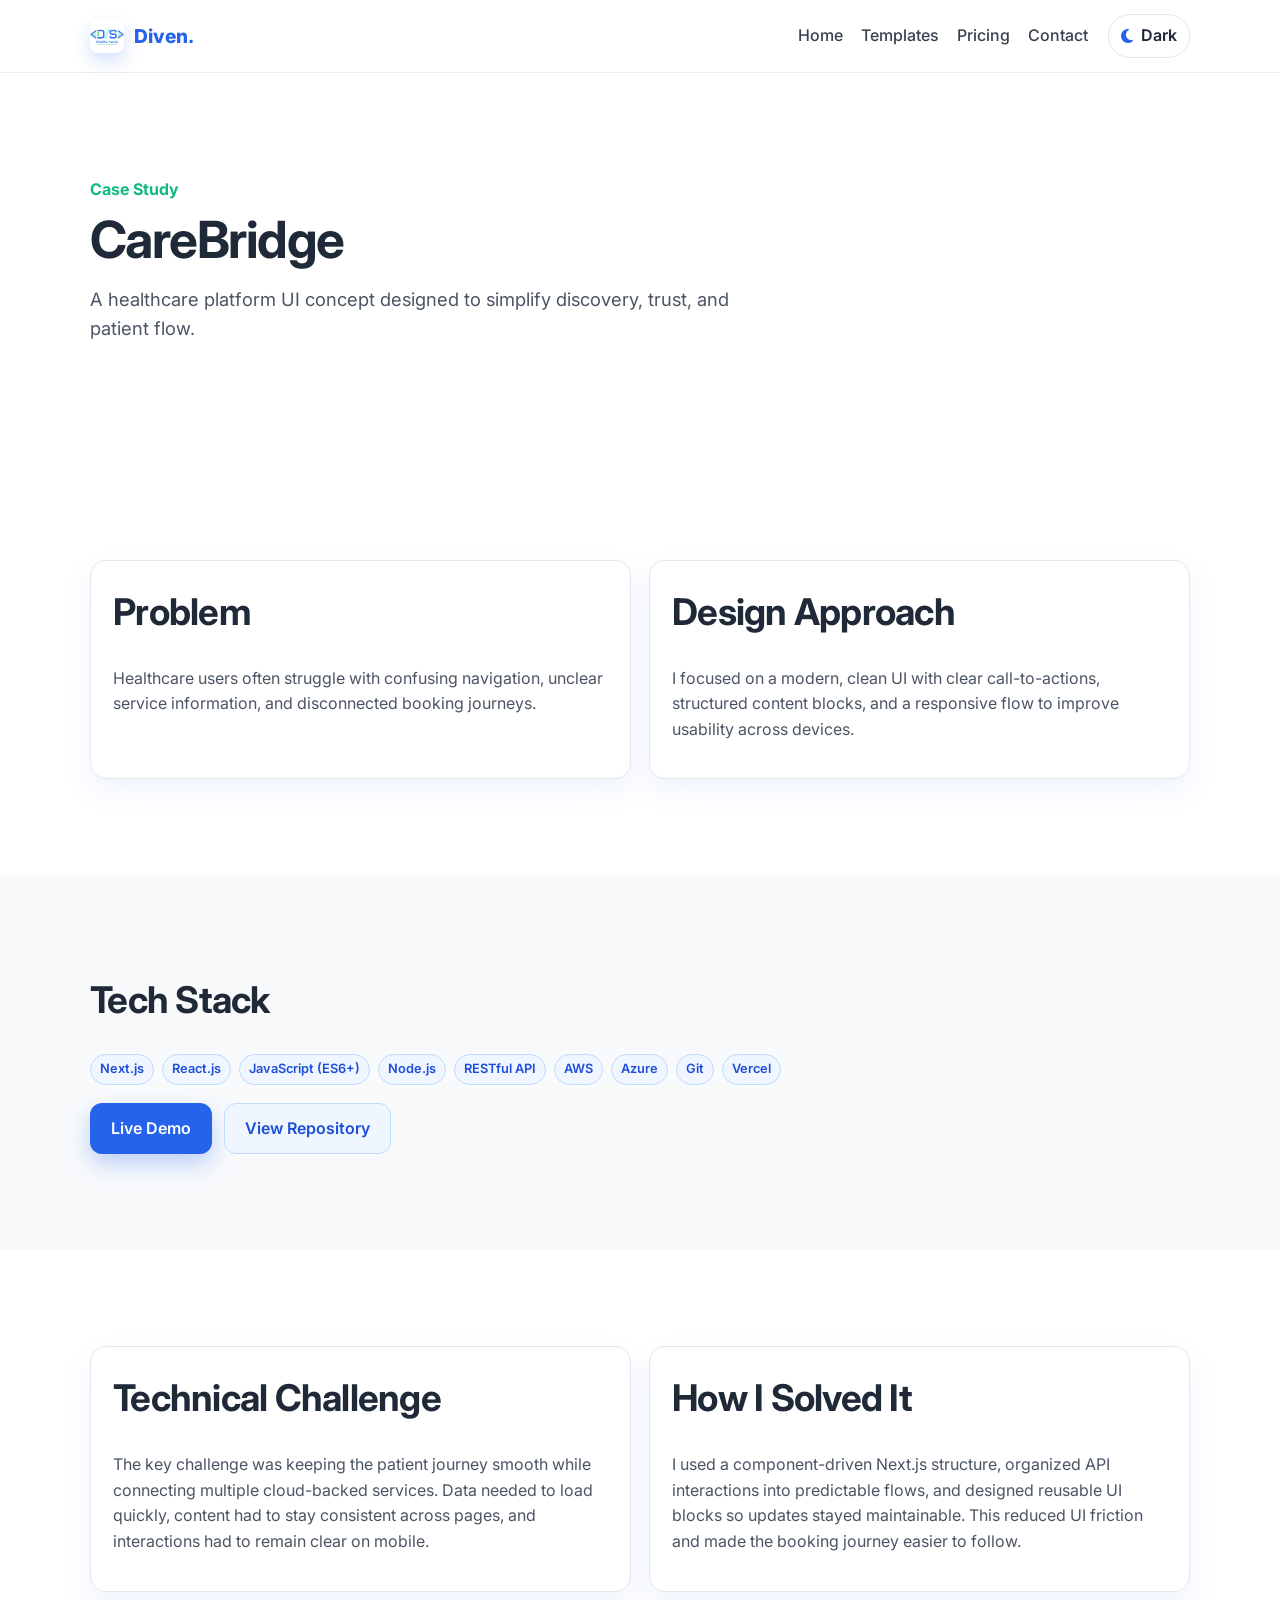
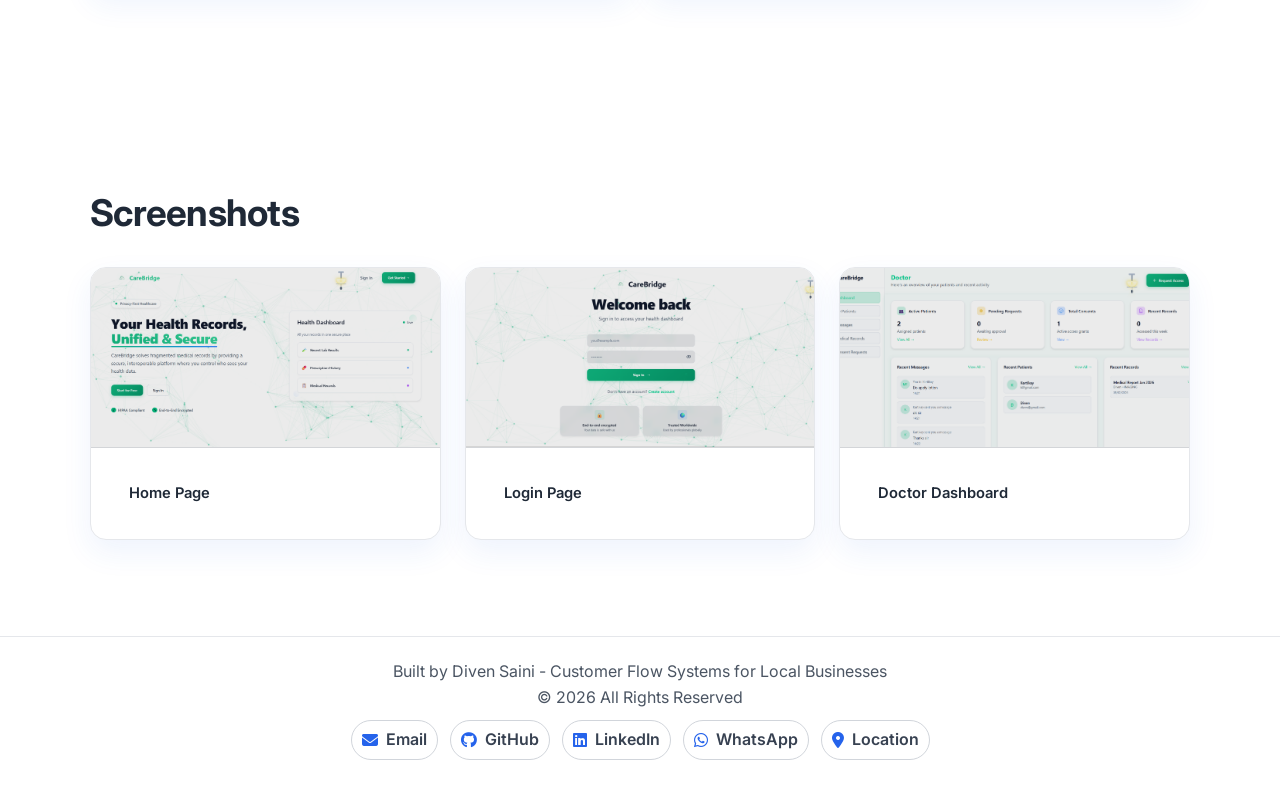
<file: portfolio-website/carebridge-case-study.html>
<!DOCTYPE html>
<html lang="en">
  <head>
    <meta charset="UTF-8" />
    <meta name="viewport" content="width=device-width, initial-scale=1.0" />
    <meta
      name="description"
      content="CareBridge case study by Diven Saini covering the problem, design approach, tech stack, and live demo."
    />
    <meta property="og:title" content="CareBridge Case Study | Diven Saini" />
    <meta property="og:description" content="Explore the CareBridge project: problem statement, UI strategy, implementation stack, and results." />
    <meta property="og:type" content="article" />
    <meta property="og:image" content="images/carebridge.png" />
    <meta property="og:url" content="https://diven009.github.io/Diven-Developer-Portfolio/carebridge-case-study.html" />
    <meta name="twitter:card" content="summary_large_image" />
    <meta name="twitter:title" content="CareBridge Case Study | Diven Saini" />
    <meta name="twitter:description" content="Explore the CareBridge project: problem statement, UI strategy, implementation stack, and results." />
    <meta name="twitter:image" content="images/carebridge.png" />
    <title>CareBridge Case Study | Diven Saini</title>
    <link rel="icon" type="image/png" href="images/Logo.png" />
    <link rel="preconnect" href="https://fonts.googleapis.com" />
    <link rel="preconnect" href="https://fonts.gstatic.com" crossorigin />
    <link
      href="https://fonts.googleapis.com/css2?family=Inter:wght@400;500;600;700;800&display=swap"
      rel="stylesheet"
    />
    <link
      rel="stylesheet"
      href="https://cdnjs.cloudflare.com/ajax/libs/font-awesome/6.5.1/css/all.min.css"
    />
    <link rel="stylesheet" href="css/style.css" />
  </head>
  <body>
    <header class="site-header" id="top">
      <div class="container nav-wrapper">
        <a href="index.html" class="logo">
          <img src="images/Logo.png" alt="Diven Saini logo" class="brand-logo" />
          <span class="brand-text">Diven<span>.</span></span>
        </a>
        <nav class="nav-links" id="site-nav">
          <a href="index.html">Home</a>
          <a href="templates.html">Templates</a>
          <a href="pricing.html">Pricing</a>
          <a href="contact.html">Contact</a>
        </nav>
        <div class="nav-actions">
          <button class="theme-toggle" type="button" aria-label="Toggle dark mode" aria-pressed="false">
            <i class="fa-solid fa-moon" aria-hidden="true"></i>
            <span>Dark</span>
          </button>
          <button class="menu-toggle" type="button" aria-label="Toggle menu" aria-expanded="false" aria-controls="site-nav">
            <span></span>
            <span></span>
            <span></span>
          </button>
        </div>
      </div>
    </header>

    <main>
      <section class="section hero">
        <div class="container">
          <p class="eyebrow reveal">Case Study</p>
          <h1 class="reveal">CareBridge</h1>
          <p class="hero-subtext reveal">
            A healthcare platform UI concept designed to simplify discovery, trust, and patient flow.
          </p>
        </div>
      </section>

      <section class="section" id="carebridge-problem">
        <div class="container cards-grid services-grid">
          <article class="card service-card reveal">
            <h2 class="section-title">Problem</h2>
            <p>
              Healthcare users often struggle with confusing navigation, unclear service information,
              and disconnected booking journeys.
            </p>
          </article>
          <article class="card service-card reveal">
            <h2 class="section-title">Design Approach</h2>
            <p>
              I focused on a modern, clean UI with clear call-to-actions, structured content blocks,
              and a responsive flow to improve usability across devices.
            </p>
          </article>
        </div>
      </section>

      <section class="section alt-bg" id="carebridge-stack">
        <div class="container">
          <h2 class="section-title reveal">Tech Stack</h2>
          <div class="project-tech reveal">
            <span>Next.js</span><span>React.js</span><span>JavaScript (ES6+)</span><span>Node.js</span>
            <span>RESTful API</span><span>AWS</span><span>Azure</span><span>Git</span><span>Vercel</span>
          </div>
          <div class="hero-actions reveal" style="margin-top: 18px">
            <a href="https://carebridge-triforge.vercel.app/" target="_blank" rel="noopener" class="btn btn-primary">Live Demo</a>
            <a href="https://github.com/DIVEN009/S84-0126-TriForge-Full-Stack-With-NextjsAnd-AWS-Azure-CareBridge" target="_blank" rel="noopener" class="btn btn-secondary">View Repository</a>
          </div>
        </div>
      </section>

      <section class="section" id="carebridge-technical-challenge">
        <div class="container cards-grid services-grid">
          <article class="card service-card reveal">
            <h2 class="section-title">Technical Challenge</h2>
            <p>
              The key challenge was keeping the patient journey smooth while connecting multiple cloud-backed services.
              Data needed to load quickly, content had to stay consistent across pages, and interactions had to remain clear on mobile.
            </p>
          </article>
          <article class="card service-card reveal">
            <h2 class="section-title">How I Solved It</h2>
            <p>
              I used a component-driven Next.js structure, organized API interactions into predictable flows,
              and designed reusable UI blocks so updates stayed maintainable. This reduced UI friction and made the booking journey easier to follow.
            </p>
          </article>
        </div>
      </section>

      <section class="section" id="carebridge-screenshots">
        <div class="container">
          <h2 class="section-title reveal">Screenshots</h2>
          <div class="screenshot-grid">
            <article class="card template-card reveal">
              <img src="images/carebridge.png" alt="CareBridge home page screenshot" class="template-preview" loading="lazy" />
              <div class="template-content"><p style="padding: 12px 16px; margin: 0; font-weight: 600; font-size: 0.92rem;">Home Page</p></div>
            </article>
            <article class="card template-card reveal">
              <img src="images/login-carebridge.png" alt="CareBridge login page screenshot" class="template-preview" loading="lazy" />
              <div class="template-content"><p style="padding: 12px 16px; margin: 0; font-weight: 600; font-size: 0.92rem;">Login Page</p></div>
            </article>
            <article class="card template-card reveal">
              <img src="images/doctor-dashboard-carebridge.png" alt="CareBridge doctor dashboard screenshot" class="template-preview" loading="lazy" />
              <div class="template-content"><p style="padding: 12px 16px; margin: 0; font-weight: 600; font-size: 0.92rem;">Doctor Dashboard</p></div>
            </article>
          </div>
        </div>
      </section>
    </main>

    <footer class="site-footer">
      <div class="container">
        <p>Built by Diven Saini - Customer Flow Systems for Local Businesses<br />© 2026 All Rights Reserved</p>
        <div class="footer-contact-links">
          <a href="mailto:sainidiven@gmail.com" target="_blank" rel="noopener"><i class="fa-solid fa-envelope"></i>Email</a>
          <a href="https://github.com/DIVEN009" target="_blank" rel="noopener"><i class="fa-brands fa-github"></i>GitHub</a>
          <a href="https://www.linkedin.com/in/diven-saini-5153252a3/" target="_blank" rel="noopener"><i class="fa-brands fa-linkedin"></i>LinkedIn</a>
          <a href="https://wa.me/919876438029?text=Hello%20Diven%2C%20I%20saw%20your%20portfolio%20website%20and%20I%27m%20interested%20in%20getting%20a%20website%20built%20for%20my%20business." target="_blank" rel="noopener"><i class="fa-brands fa-whatsapp"></i>WhatsApp</a>
          <a href="https://maps.google.com/?q=Pinjore,Haryana" target="_blank" rel="noopener"><i class="fa-solid fa-location-dot"></i>Location</a>
        </div>
      </div>
    </footer>

    <script src="js/script.js"></script>
  </body>
</html>
</file>
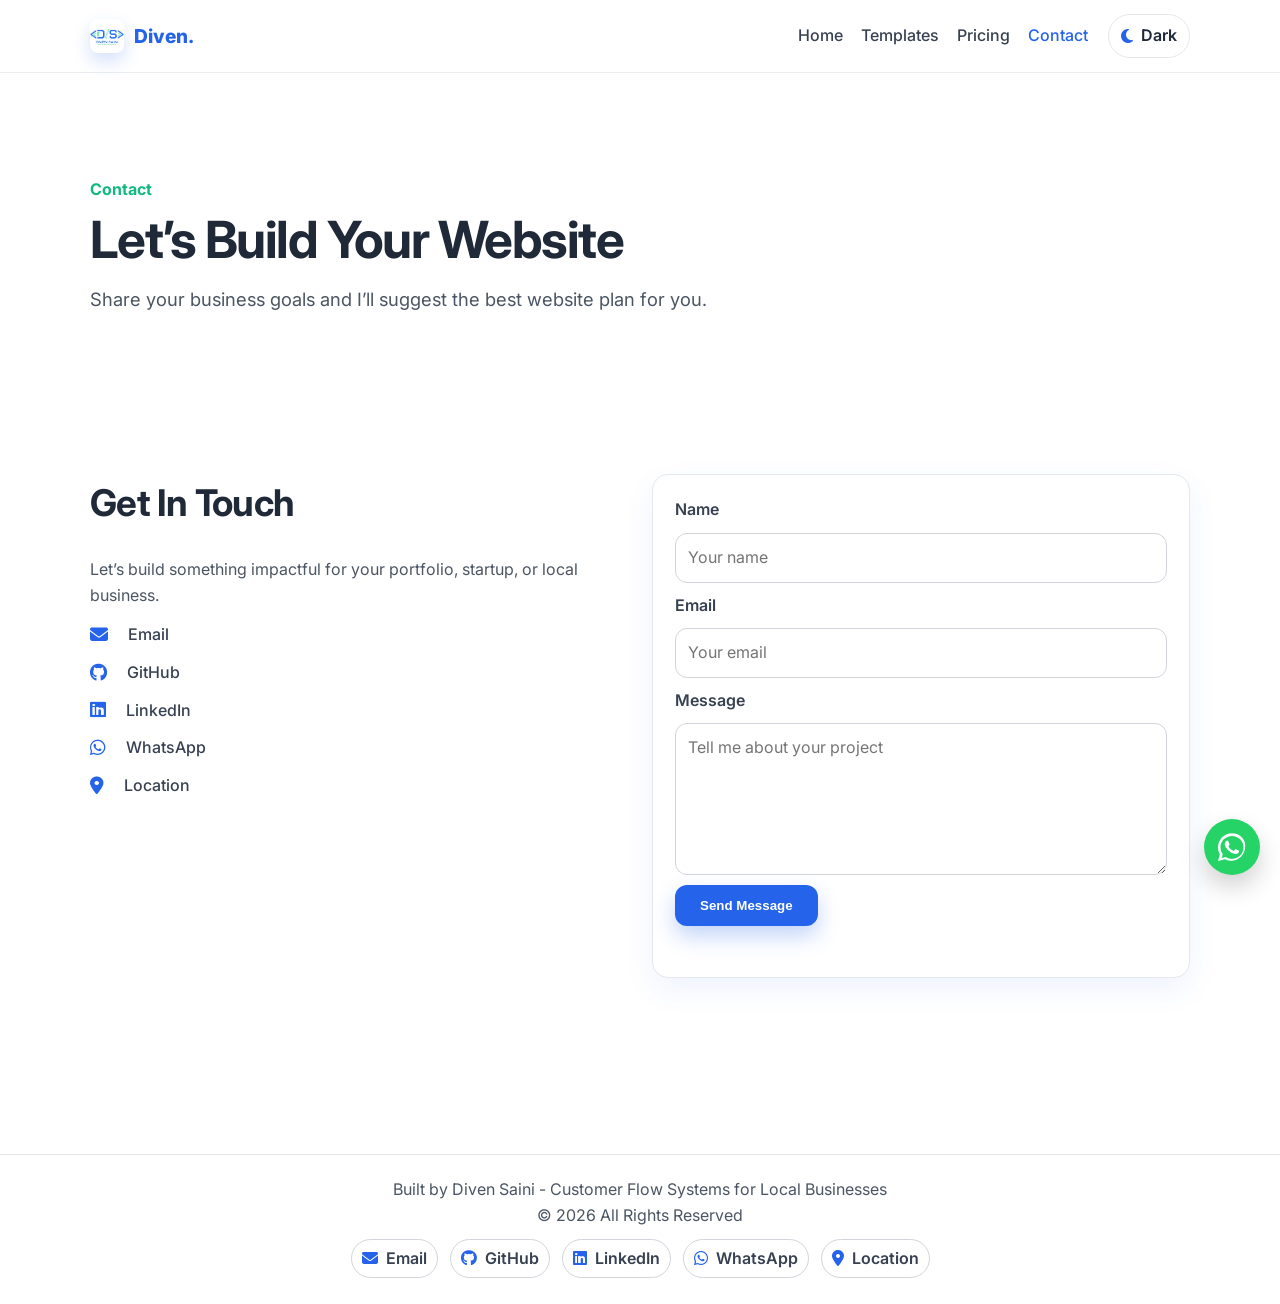
<file: portfolio-website/contact.html>
<!DOCTYPE html>
<html lang="en">
  <head>
    <meta charset="UTF-8" />
    <meta name="viewport" content="width=device-width, initial-scale=1.0" />
    <meta
      name="description"
      content="Contact Diven Saini for freelance business website design and development services."
    />
    <meta property="og:title" content="Contact | Diven Saini" />
    <meta property="og:description" content="Get in touch for business website design, development, and quick quote support." />
    <meta property="og:type" content="website" />
    <meta property="og:image" content="images/Logo.png" />
    <meta property="og:url" content="https://diven009.github.io/Diven-Developer-Portfolio/contact.html" />
    <meta name="twitter:card" content="summary_large_image" />
    <meta name="twitter:title" content="Contact | Diven Saini" />
    <meta name="twitter:description" content="Get in touch for business website design, development, and quick quote support." />
    <meta name="twitter:image" content="images/Logo.png" />
    <title>Contact | Diven Saini</title>
    <link rel="icon" type="image/png" href="images/Logo.png" />
    <link rel="preconnect" href="https://fonts.googleapis.com" />
    <link rel="preconnect" href="https://fonts.gstatic.com" crossorigin />
    <link
      href="https://fonts.googleapis.com/css2?family=Inter:wght@400;500;600;700;800&display=swap"
      rel="stylesheet"
    />
    <link
      rel="stylesheet"
      href="https://cdnjs.cloudflare.com/ajax/libs/font-awesome/6.5.1/css/all.min.css"
    />
    <link rel="stylesheet" href="css/style.css" />
  </head>
  <body>
    <header class="site-header" id="top">
      <div class="container nav-wrapper">
        <a href="index.html" class="logo">
          <img src="images/Logo.png" alt="Diven Saini logo" class="brand-logo" />
          <span class="brand-text">Diven<span>.</span></span>
        </a>
        <nav class="nav-links" id="site-nav">
          <a href="index.html">Home</a>
          <a href="templates.html">Templates</a>
          <a href="pricing.html">Pricing</a>
          <a href="contact.html">Contact</a>
        </nav>
        <div class="nav-actions">
          <button class="theme-toggle" type="button" aria-label="Toggle dark mode" aria-pressed="false">
            <i class="fa-solid fa-moon" aria-hidden="true"></i>
            <span>Dark</span>
          </button>
          <button class="menu-toggle" type="button" aria-label="Toggle menu" aria-expanded="false" aria-controls="site-nav">
            <span></span>
            <span></span>
            <span></span>
          </button>
        </div>
      </div>
    </header>

    <main>
      <section class="section hero contact-hero">
        <div class="container">
          <p class="eyebrow reveal">Contact</p>
          <h1 class="reveal">Let’s Build Your Website</h1>
          <p class="hero-subtext reveal">
            Share your business goals and I’ll suggest the best website plan for you.
          </p>
        </div>
      </section>

      <section class="section contact-section" id="contact">
        <div class="container contact-layout">
          <div class="contact-info reveal">
            <h2 class="section-title">Get In Touch</h2>
            <p>Let’s build something impactful for your portfolio, startup, or local business.</p>
            <div class="contact-links">
              <a href="mailto:sainidiven@gmail.com" target="_blank" rel="noopener">
                <i class="fa-solid fa-envelope"></i> Email
              </a>
              <a href="https://github.com/DIVEN009" target="_blank" rel="noopener">
                <i class="fa-brands fa-github"></i> GitHub
              </a>
              <a href="https://www.linkedin.com/in/diven-saini-5153252a3/" target="_blank" rel="noopener">
                <i class="fa-brands fa-linkedin"></i> LinkedIn
              </a>
              <a href="https://wa.me/919876438029?text=Hello%20Diven%2C%20I%20saw%20your%20portfolio%20website%20and%20I%27m%20interested%20in%20getting%20a%20website%20built%20for%20my%20business." target="_blank" rel="noopener">
                <i class="fa-brands fa-whatsapp"></i> WhatsApp
              </a>
              <a href="https://maps.google.com/?q=Pinjore,Haryana" target="_blank" rel="noopener">
                <i class="fa-solid fa-location-dot"></i> Location
              </a>
            </div>
          </div>

          <form class="card contact-form reveal" action="https://api.web3forms.com/submit" method="POST">
            <input type="hidden" name="access_key" value="4fa76495-c4ad-4d95-9de2-663d061870ec" />
            <input type="hidden" name="subject" value="New portfolio contact enquiry" />
            <input type="checkbox" name="botcheck" class="hidden-botcheck" tabindex="-1" autocomplete="off" />
            <label for="name">Name</label>
            <input id="name" name="name" type="text" placeholder="Your name" required />

            <label for="email">Email</label>
            <input id="email" name="email" type="email" placeholder="Your email" required />

            <label for="message">Message</label>
            <textarea id="message" name="message" rows="5" placeholder="Tell me about your project" required></textarea>

            <button type="submit" class="btn btn-primary">Send Message</button>
            <p class="form-message" aria-live="polite"></p>
          </form>
        </div>
      </section>
    </main>

    <a
      class="whatsapp-float"
      href="https://wa.me/919876438029?text=Hello%20Diven%2C%20I%20saw%20your%20portfolio%20website%20and%20I%27m%20interested%20in%20getting%20a%20website%20built%20for%20my%20business."
      target="_blank"
      rel="noopener"
      aria-label="Chat with Diven on WhatsApp"
    >
      <svg viewBox="0 0 32 32" width="28" height="28" fill="white" aria-hidden="true">
        <path d="M16 .396C7.163.396 0 7.56 0 16.396c0 2.885.755 5.597 2.064 7.97L.11 31.89l7.76-1.93a15.9 15.9 0 007.13 1.73c8.836 0 16-7.163 16-16C32 7.56 24.836.396 16 .396zm0 29.245a13.2 13.2 0 01-6.73-1.86l-.48-.28-4.6 1.14 1.23-4.49-.31-.46A13.18 13.18 0 012.8 16.396C2.8 9.28 8.684 3.396 16 3.396s13.2 5.884 13.2 13-5.884 13.245-13.2 13.245zm7.29-9.86c-.4-.2-2.36-1.17-2.73-1.3-.37-.14-.64-.2-.91.2-.27.4-1.05 1.3-1.29 1.56-.23.27-.46.3-.86.1-.4-.2-1.7-.63-3.24-2.01-1.2-1.07-2.01-2.39-2.24-2.79-.23-.4-.02-.61.17-.81.18-.18.4-.46.6-.69.2-.23.27-.4.4-.67.13-.27.07-.5-.03-.7-.1-.2-.91-2.2-1.25-3.01-.33-.8-.66-.69-.91-.7l-.77-.01c-.27 0-.7.1-1.07.5-.37.4-1.4 1.37-1.4 3.34 0 1.97 1.44 3.87 1.64 4.14.2.27 2.83 4.32 6.86 6.06.96.41 1.71.66 2.3.85.97.31 1.85.27 2.54.16.78-.12 2.36-.96 2.7-1.88.33-.92.33-1.7.23-1.88-.1-.18-.37-.27-.77-.47z"/>
      </svg>
    </a>

    <footer class="site-footer">
      <div class="container">
        <p>Built by Diven Saini - Customer Flow Systems for Local Businesses<br />© 2026 All Rights Reserved</p>
        <div class="footer-contact-links">
          <a href="mailto:sainidiven@gmail.com" target="_blank" rel="noopener"><i class="fa-solid fa-envelope"></i>Email</a>
          <a href="https://github.com/DIVEN009" target="_blank" rel="noopener"><i class="fa-brands fa-github"></i>GitHub</a>
          <a href="https://www.linkedin.com/in/diven-saini-5153252a3/" target="_blank" rel="noopener"><i class="fa-brands fa-linkedin"></i>LinkedIn</a>
          <a href="https://wa.me/919876438029?text=Hello%20Diven%2C%20I%20saw%20your%20portfolio%20website%20and%20I%27m%20interested%20in%20getting%20a%20website%20built%20for%20my%20business." target="_blank" rel="noopener"><i class="fa-brands fa-whatsapp"></i>WhatsApp</a>
          <a href="https://maps.google.com/?q=Pinjore,Haryana" target="_blank" rel="noopener"><i class="fa-solid fa-location-dot"></i>Location</a>
        </div>
      </div>
    </footer>

    <script src="js/script.js"></script>
  </body>
</html>
</file>
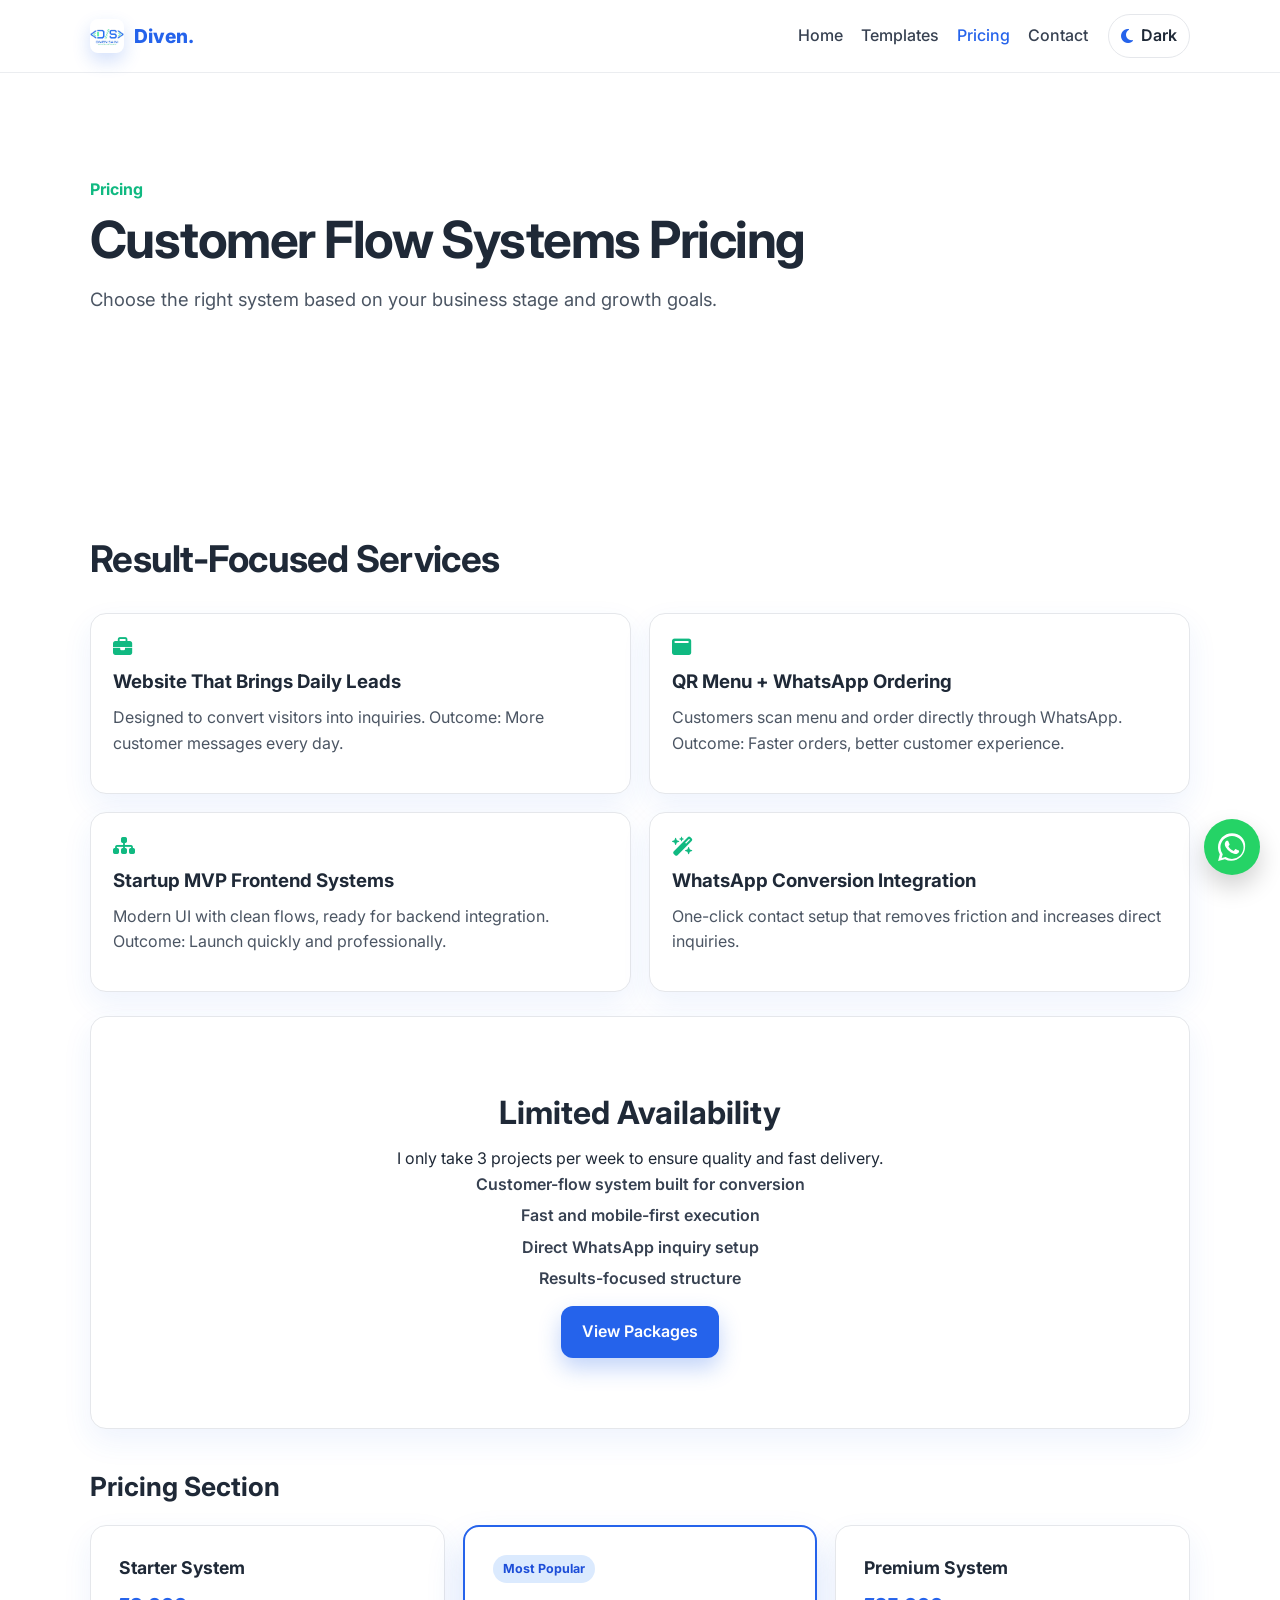
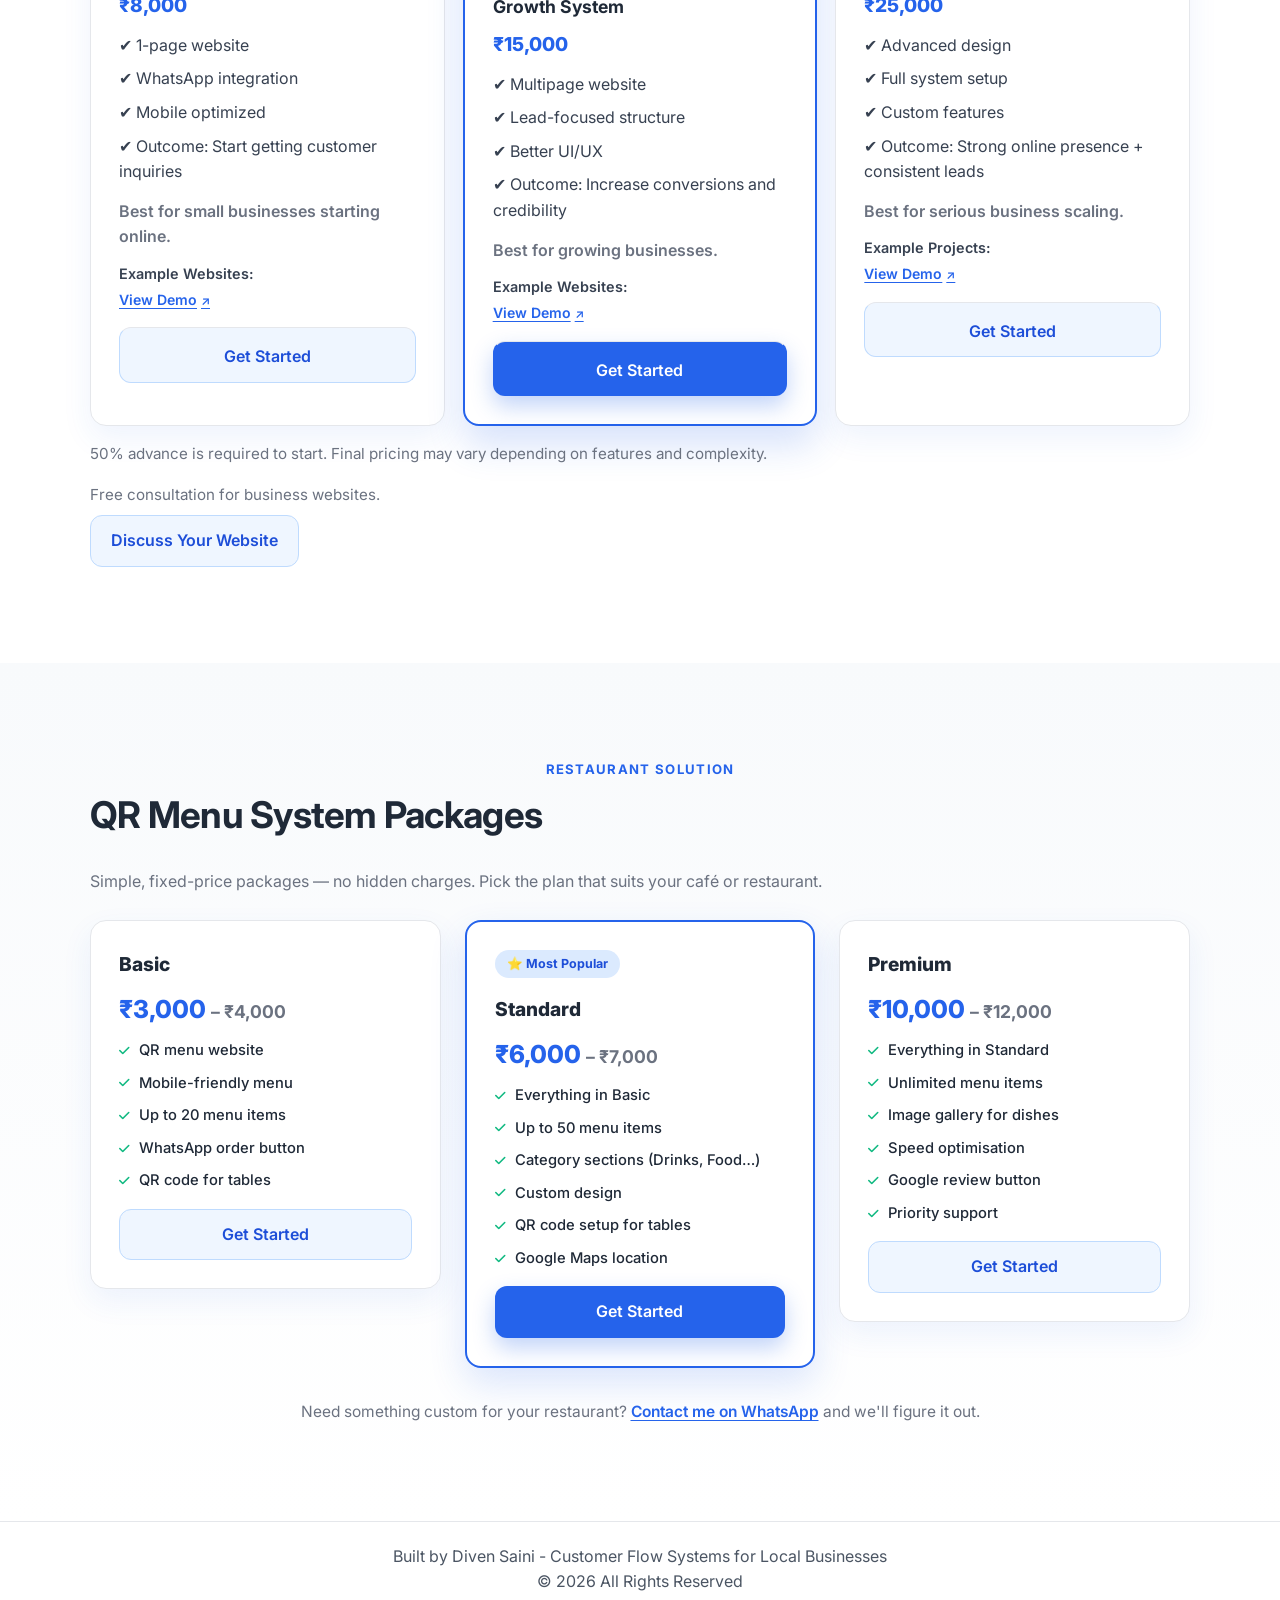
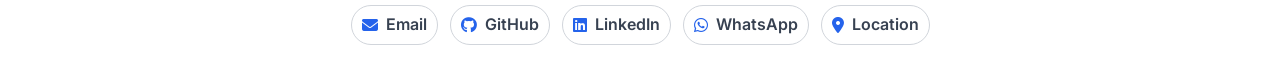
<file: portfolio-website/pricing.html>
<!DOCTYPE html>
<html lang="en">
  <head>
    <meta charset="UTF-8" />
    <meta name="viewport" content="width=device-width, initial-scale=1.0" />
    <meta
      name="description"
      content="Website pricing packages by Diven Saini with demo links and delivery timelines."
    />
    <meta property="og:title" content="Pricing | Diven Saini" />
    <meta property="og:description" content="Explore transparent website packages for local businesses with clear timelines." />
    <meta property="og:type" content="website" />
    <meta property="og:image" content="images/multipage-website.png" />
    <meta property="og:url" content="https://diven009.github.io/Diven-Developer-Portfolio/pricing.html" />
    <meta name="twitter:card" content="summary_large_image" />
    <meta name="twitter:title" content="Pricing | Diven Saini" />
    <meta name="twitter:description" content="Explore transparent website packages for local businesses with clear timelines." />
    <meta name="twitter:image" content="images/multipage-website.png" />
    <title>Pricing | Diven Saini</title>
    <link rel="icon" type="image/png" href="images/Logo.png" />
    <link rel="preconnect" href="https://fonts.googleapis.com" />
    <link rel="preconnect" href="https://fonts.gstatic.com" crossorigin />
    <link
      href="https://fonts.googleapis.com/css2?family=Inter:wght@400;500;600;700;800&display=swap"
      rel="stylesheet"
    />
    <link
      rel="stylesheet"
      href="https://cdnjs.cloudflare.com/ajax/libs/font-awesome/6.5.1/css/all.min.css"
    />
    <link rel="stylesheet" href="css/style.css" />
  </head>
  <body>
    <header class="site-header" id="top">
      <div class="container nav-wrapper">
        <a href="index.html" class="logo">
          <img src="images/Logo.png" alt="Diven Saini logo" class="brand-logo" />
          <span class="brand-text">Diven<span>.</span></span>
        </a>
        <nav class="nav-links" id="site-nav">
          <a href="index.html">Home</a>
          <a href="templates.html">Templates</a>
          <a href="pricing.html">Pricing</a>
          <a href="contact.html">Contact</a>
        </nav>
        <div class="nav-actions">
          <button class="theme-toggle" type="button" aria-label="Toggle dark mode" aria-pressed="false">
            <i class="fa-solid fa-moon" aria-hidden="true"></i>
            <span>Dark</span>
          </button>
          <button class="menu-toggle" type="button" aria-label="Toggle menu" aria-expanded="false" aria-controls="site-nav">
            <span></span>
            <span></span>
            <span></span>
          </button>
        </div>
      </div>
    </header>

    <main>
      <section class="section hero">
        <div class="container">
          <p class="eyebrow reveal">Pricing</p>
          <h1 class="reveal">Customer Flow Systems Pricing</h1>
          <p class="hero-subtext reveal">Choose the right system based on your business stage and growth goals.</p>
        </div>
      </section>

      <section class="section" id="services-pricing">
        <div class="container">
          <h2 class="section-title reveal">Result-Focused Services</h2>
          <div class="cards-grid services-grid">
            <article class="card service-card reveal">
              <i class="fa-solid fa-briefcase"></i>
              <h3>Website That Brings Daily Leads</h3>
              <p>Designed to convert visitors into inquiries. Outcome: More customer messages every day.</p>
            </article>
            <article class="card service-card reveal">
              <i class="fa-solid fa-window-maximize"></i>
              <h3>QR Menu + WhatsApp Ordering</h3>
              <p>Customers scan menu and order directly through WhatsApp. Outcome: Faster orders, better customer experience.</p>
            </article>
            <article class="card service-card reveal">
              <i class="fa-solid fa-sitemap"></i>
              <h3>Startup MVP Frontend Systems</h3>
              <p>Modern UI with clean flows, ready for backend integration. Outcome: Launch quickly and professionally.</p>
            </article>
            <article class="card service-card reveal">
              <i class="fa-solid fa-wand-magic-sparkles"></i>
              <h3>WhatsApp Conversion Integration</h3>
              <p>One-click contact setup that removes friction and increases direct inquiries.</p>
            </article>
          </div>

          <article class="card pricing-cta reveal">
            <h3>Limited Availability</h3>
            <p>I only take 3 projects per week to ensure quality and fast delivery.</p>
            <ul class="pricing-highlights">
              <li>Customer-flow system built for conversion</li>
              <li>Fast and mobile-first execution</li>
              <li>Direct WhatsApp inquiry setup</li>
              <li>Results-focused structure</li>
            </ul>
            <a href="#packages" class="btn btn-primary">View Packages</a>
          </article>

          <h3 class="pricing-title reveal" id="packages">Pricing Section</h3>
          <div class="cards-grid pricing-grid">
            <article class="card pricing-card reveal">
              <p class="plan-label">Starter System</p>
              <p class="plan-price">₹8,000</p>
              <ul>
                <li>✔ 1-page website</li>
                <li>✔ WhatsApp integration</li>
                <li>✔ Mobile optimized</li>
                <li>✔ Outcome: Start getting customer inquiries</li>
              </ul>
              <p class="plan-fit">Best for small businesses starting online.</p>
              <div class="demo-links">
                <p>Example Websites:</p>
                <a href="https://demo-gym-eight.vercel.app" target="_blank" rel="noopener">View Demo</a>
              </div>
              <a href="https://wa.me/919876438029?text=Hello%20Diven%2C%20I%27m%20interested%20in%20the%20Starter%20Website%20package." target="_blank" rel="noopener" class="btn btn-secondary qr-plan-btn">Get Started</a>
            </article>

            <article class="card pricing-card featured reveal">
              <p class="popular-badge">Most Popular</p>
              <p class="plan-label">Growth System</p>
              <p class="plan-price">₹15,000</p>
              <ul>
                <li>✔ Multipage website</li>
                <li>✔ Lead-focused structure</li>
                <li>✔ Better UI/UX</li>
                <li>✔ Outcome: Increase conversions and credibility</li>
              </ul>
              <p class="plan-fit">Best for growing businesses.</p>
              <div class="demo-links">
                <p>Example Websites:</p>
                <a href="https://multipage-business-demo.vercel.app" target="_blank" rel="noopener">View Demo</a>
              </div>
              <a href="https://wa.me/919876438029?text=Hello%20Diven%2C%20I%27m%20interested%20in%20the%20Business%20Website%20package." target="_blank" rel="noopener" class="btn btn-primary qr-plan-btn">Get Started</a>
            </article>

            <article class="card pricing-card reveal">
              <p class="plan-label">Premium System</p>
              <p class="plan-price">₹25,000</p>
              <ul>
                <li>✔ Advanced design</li>
                <li>✔ Full system setup</li>
                <li>✔ Custom features</li>
                <li>✔ Outcome: Strong online presence + consistent leads</li>
              </ul>
              <p class="plan-fit">Best for serious business scaling.</p>
              <div class="demo-links">
                <p>Example Projects:</p>
                <a href="https://carebridge-triforge.vercel.app/" target="_blank" rel="noopener">View Demo</a>
              </div>
              <a href="https://wa.me/919876438029?text=Hello%20Diven%2C%20I%27m%20interested%20in%20the%20Premium%20website%20package." target="_blank" rel="noopener" class="btn btn-secondary qr-plan-btn">Get Started</a>
            </article>
          </div>

          <p class="pricing-note reveal">
            50% advance is required to start. Final pricing may vary depending on features and complexity.
          </p>
          <p class="pricing-note reveal">Free consultation for business websites.</p>
          <a href="contact.html" class="btn btn-secondary consultation-btn reveal">Discuss Your Website</a>
        </div>
      </section>

      <section class="section alt-bg" id="qr-pricing">
        <div class="container">
          <p class="section-eyebrow reveal">Restaurant Solution</p>
          <h2 class="section-title reveal">QR Menu System Packages</h2>
          <p class="section-subtitle reveal">Simple, fixed-price packages — no hidden charges. Pick the plan that suits your café or restaurant.</p>
          <div class="qr-pricing-grid">

            <article class="card qr-pricing-card reveal">
              <h3 class="qr-plan-name">Basic</h3>
              <p class="qr-plan-price">&#x20B9;3,000 <span>– &#x20B9;4,000</span></p>
              <ul class="qr-plan-features">
                <li><i class="fa-solid fa-check" aria-hidden="true"></i> QR menu website</li>
                <li><i class="fa-solid fa-check" aria-hidden="true"></i> Mobile-friendly menu</li>
                <li><i class="fa-solid fa-check" aria-hidden="true"></i> Up to 20 menu items</li>
                <li><i class="fa-solid fa-check" aria-hidden="true"></i> WhatsApp order button</li>
                <li><i class="fa-solid fa-check" aria-hidden="true"></i> QR code for tables</li>
              </ul>
              <a href="https://wa.me/919876438029?text=Hello%20Diven%2C%20I%27m%20interested%20in%20the%20Basic%20QR%20Menu%20package." target="_blank" rel="noopener" class="btn btn-secondary qr-plan-btn">Get Started</a>
            </article>

            <article class="card qr-pricing-card qr-pricing-card--popular reveal">
              <span class="qr-popular-badge">&#11088; Most Popular</span>
              <h3 class="qr-plan-name">Standard</h3>
              <p class="qr-plan-price">&#x20B9;6,000 <span>– &#x20B9;7,000</span></p>
              <ul class="qr-plan-features">
                <li><i class="fa-solid fa-check" aria-hidden="true"></i> Everything in Basic</li>
                <li><i class="fa-solid fa-check" aria-hidden="true"></i> Up to 50 menu items</li>
                <li><i class="fa-solid fa-check" aria-hidden="true"></i> Category sections (Drinks, Food…)</li>
                <li><i class="fa-solid fa-check" aria-hidden="true"></i> Custom design</li>
                <li><i class="fa-solid fa-check" aria-hidden="true"></i> QR code setup for tables</li>
                <li><i class="fa-solid fa-check" aria-hidden="true"></i> Google Maps location</li>
              </ul>
              <a href="https://wa.me/919876438029?text=Hello%20Diven%2C%20I%27m%20interested%20in%20the%20Standard%20QR%20Menu%20package." target="_blank" rel="noopener" class="btn btn-primary qr-plan-btn">Get Started</a>
            </article>

            <article class="card qr-pricing-card reveal">
              <h3 class="qr-plan-name">Premium</h3>
              <p class="qr-plan-price">&#x20B9;10,000 <span>– &#x20B9;12,000</span></p>
              <ul class="qr-plan-features">
                <li><i class="fa-solid fa-check" aria-hidden="true"></i> Everything in Standard</li>
                <li><i class="fa-solid fa-check" aria-hidden="true"></i> Unlimited menu items</li>
                <li><i class="fa-solid fa-check" aria-hidden="true"></i> Image gallery for dishes</li>
                <li><i class="fa-solid fa-check" aria-hidden="true"></i> Speed optimisation</li>
                <li><i class="fa-solid fa-check" aria-hidden="true"></i> Google review button</li>
                <li><i class="fa-solid fa-check" aria-hidden="true"></i> Priority support</li>
              </ul>
              <a href="https://wa.me/919876438029?text=Hello%20Diven%2C%20I%27m%20interested%20in%20the%20Premium%20QR%20Menu%20package." target="_blank" rel="noopener" class="btn btn-secondary qr-plan-btn">Get Started</a>
            </article>

          </div>
          <p class="qr-pricing-note reveal">Need something custom for your restaurant? <a href="https://wa.me/919876438029?text=Hello%20Diven%2C%20I%20have%20a%20custom%20requirement%20for%20my%20restaurant%20menu%20website." target="_blank" rel="noopener">Contact me on WhatsApp</a> and we'll figure it out.</p>
        </div>
      </section>
    </main>

    <a
      class="whatsapp-float"
      href="https://wa.me/919876438029?text=Hello%20Diven%2C%20I%20saw%20your%20portfolio%20website%20and%20I%27m%20interested%20in%20getting%20a%20website%20built%20for%20my%20business."
      target="_blank"
      rel="noopener"
      aria-label="Chat with Diven on WhatsApp"
    >
      <svg viewBox="0 0 32 32" width="28" height="28" fill="white" aria-hidden="true">
        <path d="M16 .396C7.163.396 0 7.56 0 16.396c0 2.885.755 5.597 2.064 7.97L.11 31.89l7.76-1.93a15.9 15.9 0 007.13 1.73c8.836 0 16-7.163 16-16C32 7.56 24.836.396 16 .396zm0 29.245a13.2 13.2 0 01-6.73-1.86l-.48-.28-4.6 1.14 1.23-4.49-.31-.46A13.18 13.18 0 012.8 16.396C2.8 9.28 8.684 3.396 16 3.396s13.2 5.884 13.2 13-5.884 13.245-13.2 13.245zm7.29-9.86c-.4-.2-2.36-1.17-2.73-1.3-.37-.14-.64-.2-.91.2-.27.4-1.05 1.3-1.29 1.56-.23.27-.46.3-.86.1-.4-.2-1.7-.63-3.24-2.01-1.2-1.07-2.01-2.39-2.24-2.79-.23-.4-.02-.61.17-.81.18-.18.4-.46.6-.69.2-.23.27-.4.4-.67.13-.27.07-.5-.03-.7-.1-.2-.91-2.2-1.25-3.01-.33-.8-.66-.69-.91-.7l-.77-.01c-.27 0-.7.1-1.07.5-.37.4-1.4 1.37-1.4 3.34 0 1.97 1.44 3.87 1.64 4.14.2.27 2.83 4.32 6.86 6.06.96.41 1.71.66 2.3.85.97.31 1.85.27 2.54.16.78-.12 2.36-.96 2.7-1.88.33-.92.33-1.7.23-1.88-.1-.18-.37-.27-.77-.47z"/>
      </svg>
    </a>

    <footer class="site-footer">
      <div class="container">
        <p>Built by Diven Saini - Customer Flow Systems for Local Businesses<br />© 2026 All Rights Reserved</p>
        <div class="footer-contact-links">
          <a href="mailto:sainidiven@gmail.com" target="_blank" rel="noopener"><i class="fa-solid fa-envelope"></i>Email</a>
          <a href="https://github.com/DIVEN009" target="_blank" rel="noopener"><i class="fa-brands fa-github"></i>GitHub</a>
          <a href="https://www.linkedin.com/in/diven-saini-5153252a3/" target="_blank" rel="noopener"><i class="fa-brands fa-linkedin"></i>LinkedIn</a>
          <a href="https://wa.me/919876438029?text=Hello%20Diven%2C%20I%20saw%20your%20portfolio%20website%20and%20I%27m%20interested%20in%20getting%20a%20website%20built%20for%20my%20business." target="_blank" rel="noopener"><i class="fa-brands fa-whatsapp"></i>WhatsApp</a>
          <a href="https://maps.google.com/?q=Pinjore,Haryana" target="_blank" rel="noopener"><i class="fa-solid fa-location-dot"></i>Location</a>
        </div>
      </div>
    </footer>

    <script src="js/script.js"></script>
  </body>
</html>
</file>
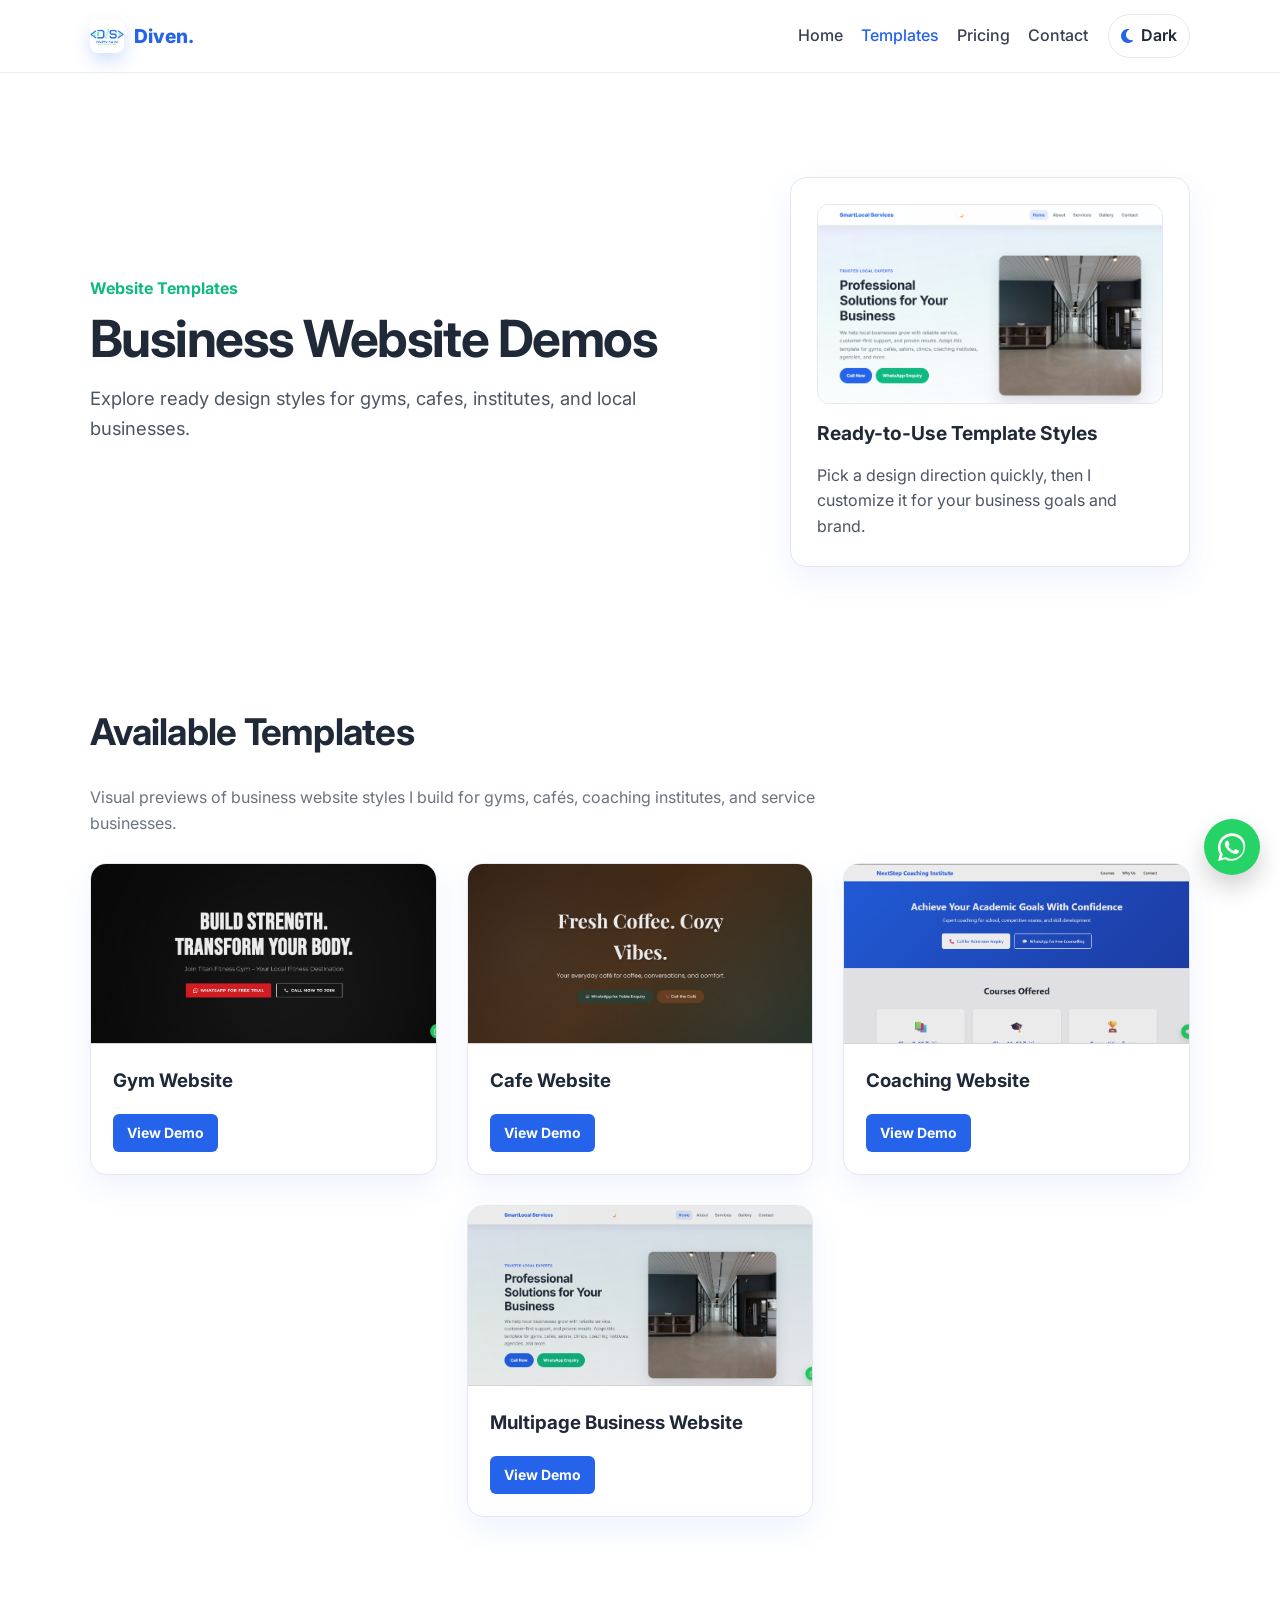
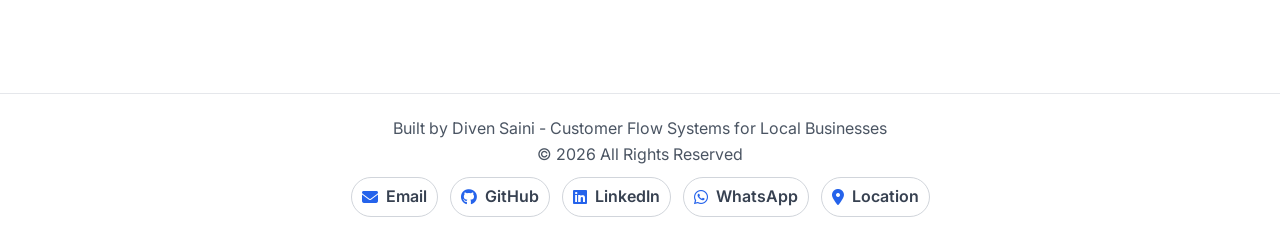
<file: portfolio-website/templates.html>
<!DOCTYPE html>
<html lang="en">
  <head>
    <meta charset="UTF-8" />
    <meta name="viewport" content="width=device-width, initial-scale=1.0" />
    <meta
      name="description"
      content="Website templates by Diven Saini for gyms, cafes, coaching institutes, and businesses."
    />
    <meta property="og:title" content="Templates | Diven Saini" />
    <meta property="og:description" content="Browse business website template demos for gyms, cafes, institutes, and local brands." />
    <meta property="og:type" content="website" />
    <meta property="og:image" content="images/multipage-website.png" />
    <meta property="og:url" content="https://diven009.github.io/Diven-Developer-Portfolio/templates.html" />
    <meta name="twitter:card" content="summary_large_image" />
    <meta name="twitter:title" content="Templates | Diven Saini" />
    <meta name="twitter:description" content="Browse business website template demos for gyms, cafes, institutes, and local brands." />
    <meta name="twitter:image" content="images/multipage-website.png" />
    <title>Templates | Diven Saini</title>
    <link rel="icon" type="image/png" href="images/Logo.png" />
    <link rel="preconnect" href="https://fonts.googleapis.com" />
    <link rel="preconnect" href="https://fonts.gstatic.com" crossorigin />
    <link
      href="https://fonts.googleapis.com/css2?family=Inter:wght@400;500;600;700;800&display=swap"
      rel="stylesheet"
    />
    <link
      rel="stylesheet"
      href="https://cdnjs.cloudflare.com/ajax/libs/font-awesome/6.5.1/css/all.min.css"
    />
    <link rel="stylesheet" href="css/style.css" />
  </head>
  <body>
    <header class="site-header" id="top">
      <div class="container nav-wrapper">
        <a href="index.html" class="logo">
          <img src="images/Logo.png" alt="Diven Saini logo" class="brand-logo" />
          <span class="brand-text">Diven<span>.</span></span>
        </a>
        <nav class="nav-links" id="site-nav">
          <a href="index.html">Home</a>
          <a href="templates.html">Templates</a>
          <a href="pricing.html">Pricing</a>
          <a href="contact.html">Contact</a>
        </nav>
        <div class="nav-actions">
          <button class="theme-toggle" type="button" aria-label="Toggle dark mode" aria-pressed="false">
            <i class="fa-solid fa-moon" aria-hidden="true"></i>
            <span>Dark</span>
          </button>
          <button class="menu-toggle" type="button" aria-label="Toggle menu" aria-expanded="false" aria-controls="site-nav">
            <span></span>
            <span></span>
            <span></span>
          </button>
        </div>
      </div>
    </header>

    <main>
      <section class="section hero templates-hero">
        <div class="container hero-layout">
          <div class="hero-content reveal">
            <p class="eyebrow">Website Templates</p>
            <h1>Business Website Demos</h1>
            <p class="hero-subtext">
              Explore ready design styles for gyms, cafes, institutes, and local businesses.
            </p>
          </div>
          <article class="card hero-card reveal">
            <img src="images/multipage-website.png" alt="Business template preview" class="template-hero-preview" loading="lazy" />
            <h3>Ready-to-Use Template Styles</h3>
            <p>Pick a design direction quickly, then I customize it for your business goals and brand.</p>
          </article>
        </div>
      </section>

      <section class="section" id="templates">
        <div class="container">
          <h2 class="section-title reveal">Available Templates</h2>
          <p class="section-subtitle reveal">
            Visual previews of business website styles I build for gyms, cafés, coaching
            institutes, and service businesses.
          </p>
          <div class="cards-grid template-grid">
            <article class="card template-card reveal">
              <img src="images/Gym.png" alt="Gym website template preview" class="template-preview" loading="lazy" />
              <div class="template-content">
                <h3>Gym Website</h3>
                <a href="https://demo-gym-eight.vercel.app" target="_blank" rel="noopener" class="view-demo">View Demo</a>
              </div>
            </article>
            <article class="card template-card reveal">
              <img src="images/Cafe.png" alt="Cafe website template preview" class="template-preview" loading="lazy" />
              <div class="template-content">
                <h3>Cafe Website</h3>
                <a href="https://cafe-demo-sooty.vercel.app" target="_blank" rel="noopener" class="view-demo">View Demo</a>
              </div>
            </article>
            <article class="card template-card reveal">
              <img src="images/Institute.png" alt="Coaching website template preview" class="template-preview" loading="lazy" />
              <div class="template-content">
                <h3>Coaching Website</h3>
                <a href="https://demo-coaching-ten.vercel.app" target="_blank" rel="noopener" class="view-demo">View Demo</a>
              </div>
            </article>
            <article class="card template-card reveal">
              <img src="images/multipage-website.png" alt="Multipage business website template preview" class="template-preview" loading="lazy" />
              <div class="template-content">
                <h3>Multipage Business Website</h3>
                <a href="https://multipage-business-demo.vercel.app" target="_blank" rel="noopener" class="view-demo">View Demo</a>
              </div>
            </article>
          </div>
        </div>
      </section>
    </main>

    <a
      class="whatsapp-float"
      href="https://wa.me/919876438029?text=Hello%20Diven%2C%20I%20saw%20your%20portfolio%20website%20and%20I%27m%20interested%20in%20getting%20a%20website%20built%20for%20my%20business."
      target="_blank"
      rel="noopener"
      aria-label="Chat with Diven on WhatsApp"
    >
      <svg viewBox="0 0 32 32" width="28" height="28" fill="white" aria-hidden="true">
        <path d="M16 .396C7.163.396 0 7.56 0 16.396c0 2.885.755 5.597 2.064 7.97L.11 31.89l7.76-1.93a15.9 15.9 0 007.13 1.73c8.836 0 16-7.163 16-16C32 7.56 24.836.396 16 .396zm0 29.245a13.2 13.2 0 01-6.73-1.86l-.48-.28-4.6 1.14 1.23-4.49-.31-.46A13.18 13.18 0 012.8 16.396C2.8 9.28 8.684 3.396 16 3.396s13.2 5.884 13.2 13-5.884 13.245-13.2 13.245zm7.29-9.86c-.4-.2-2.36-1.17-2.73-1.3-.37-.14-.64-.2-.91.2-.27.4-1.05 1.3-1.29 1.56-.23.27-.46.3-.86.1-.4-.2-1.7-.63-3.24-2.01-1.2-1.07-2.01-2.39-2.24-2.79-.23-.4-.02-.61.17-.81.18-.18.4-.46.6-.69.2-.23.27-.4.4-.67.13-.27.07-.5-.03-.7-.1-.2-.91-2.2-1.25-3.01-.33-.8-.66-.69-.91-.7l-.77-.01c-.27 0-.7.1-1.07.5-.37.4-1.4 1.37-1.4 3.34 0 1.97 1.44 3.87 1.64 4.14.2.27 2.83 4.32 6.86 6.06.96.41 1.71.66 2.3.85.97.31 1.85.27 2.54.16.78-.12 2.36-.96 2.7-1.88.33-.92.33-1.7.23-1.88-.1-.18-.37-.27-.77-.47z"/>
      </svg>
    </a>

    <footer class="site-footer">
      <div class="container">
        <p>Built by Diven Saini - Customer Flow Systems for Local Businesses<br />© 2026 All Rights Reserved</p>
        <div class="footer-contact-links">
          <a href="mailto:sainidiven@gmail.com" target="_blank" rel="noopener"><i class="fa-solid fa-envelope"></i>Email</a>
          <a href="https://github.com/DIVEN009" target="_blank" rel="noopener"><i class="fa-brands fa-github"></i>GitHub</a>
          <a href="https://www.linkedin.com/in/diven-saini-5153252a3/" target="_blank" rel="noopener"><i class="fa-brands fa-linkedin"></i>LinkedIn</a>
          <a href="https://wa.me/919876438029?text=Hello%20Diven%2C%20I%20saw%20your%20portfolio%20website%20and%20I%27m%20interested%20in%20getting%20a%20website%20built%20for%20my%20business." target="_blank" rel="noopener"><i class="fa-brands fa-whatsapp"></i>WhatsApp</a>
          <a href="https://maps.google.com/?q=Pinjore,Haryana" target="_blank" rel="noopener"><i class="fa-solid fa-location-dot"></i>Location</a>
        </div>
      </div>
    </footer>

    <script src="js/script.js"></script>
  </body>
</html>
</file>
<file: portfolio-website/css/style.css>
:root {
  --primary: #2563eb;
  --accent: #10b981;
  --bg: #ffffff;
  --text: #1f2937;
  --muted: #6b7280;
  --border: #e5e7eb;
  --card-bg: #ffffff;
  --alt-bg-surface: #f8fafc;
  --header-bg: rgba(255, 255, 255, 0.88);
  --header-border: rgba(229, 231, 235, 0.75);
  --nav-link: #374151;
  --hero-subtext: #4b5563;
  --btn-secondary-bg: #eff6ff;
  --btn-secondary-border: #bfdbfe;
  --btn-secondary-text: #1d4ed8;
  --mobile-nav-bg: rgba(255, 255, 255, 0.98);
  --mobile-nav-border: #e5e7eb;
  --menu-line: #111827;
  --shadow: 0 12px 30px rgba(37, 99, 235, 0.08);
  --radius: 16px;
}

body.dark-mode {
  --bg: #0b1220;
  --text: #e5e7eb;
  --muted: #94a3b8;
  --border: #1f2937;
  --card-bg: #111827;
  --alt-bg-surface: #0f172a;
  --header-bg: rgba(11, 18, 32, 0.92);
  --header-border: rgba(31, 41, 55, 0.9);
  --nav-link: #d1d5db;
  --hero-subtext: #cbd5e1;
  --btn-secondary-bg: #1e293b;
  --btn-secondary-border: #334155;
  --btn-secondary-text: #bfdbfe;
  --mobile-nav-bg: rgba(11, 18, 32, 0.98);
  --mobile-nav-border: #334155;
  --menu-line: #e5e7eb;
  --shadow: 0 12px 30px rgba(0, 0, 0, 0.35);
}

* {
  margin: 0;
  padding: 0;
  box-sizing: border-box;
}

html {
  scroll-behavior: smooth;
}

body {
  font-family: "Inter", sans-serif;
  background: var(--bg);
  color: var(--text);
  line-height: 1.6;
}

.hero .hero-content,
.hero .hero-card {
  animation: heroFadeUp 0.75s ease both;
}

.hero .hero-card {
  animation-delay: 0.12s;
}

@keyframes heroFadeUp {
  from {
    opacity: 0;
    transform: translateY(16px);
  }
  to {
    opacity: 1;
    transform: translateY(0);
  }
}

img {
  max-width: 100%;
  display: block;
}

a {
  text-decoration: none;
  color: inherit;
}

.container {
  width: min(1100px, 92%);
  margin: 0 auto;
}

.section {
  padding: 96px 0;
}

.alt-bg {
  background: var(--alt-bg-surface);
}

.section-title {
  font-size: clamp(1.65rem, 3vw, 2.3rem);
  margin-bottom: 24px;
  letter-spacing: -0.02em;
}

.section-subtitle {
  max-width: 760px;
  color: var(--muted);
  margin-bottom: 26px;
}

.site-header {
  position: sticky;
  top: 0;
  z-index: 100;
  backdrop-filter: blur(10px);
  background: var(--header-bg);
  border-bottom: 1px solid var(--header-border);
}

.nav-wrapper {
  min-height: 72px;
  display: flex;
  align-items: center;
  justify-content: space-between;
  gap: 12px;
}

.logo {
  display: inline-flex;
  align-items: center;
  gap: 10px;
  font-size: 1.2rem;
  font-weight: 800;
  flex-shrink: 0;
}

.brand-mark {
  width: 34px;
  height: 34px;
  border-radius: 10px;
  background: linear-gradient(135deg, var(--primary), var(--accent));
  color: #fff;
  display: inline-flex;
  align-items: center;
  justify-content: center;
  font-size: 0.82rem;
  font-weight: 800;
  letter-spacing: 0.04em;
  box-shadow: 0 8px 18px rgba(37, 99, 235, 0.25);
}

.brand-logo {
  width: 34px;
  height: 34px;
  border-radius: 8px;
  object-fit: cover;
  box-shadow: 0 8px 18px rgba(37, 99, 235, 0.2);
}

.brand-text {
  display: inline-flex;
  align-items: center;
}

.logo span {
  color: var(--primary);
}

.nav-links {
  display: flex;
  align-items: center;
  gap: 18px;
  margin-left: auto;
}

.nav-actions {
  display: inline-flex;
  align-items: center;
  gap: 10px;
  margin-left: 8px;
}

.nav-links a {
  font-weight: 500;
  color: var(--nav-link);
  transition: color 0.25s ease;
}

.theme-toggle {
  display: inline-flex;
  align-items: center;
  gap: 8px;
  border: 1px solid var(--border);
  background: var(--card-bg);
  color: var(--text);
  border-radius: 999px;
  font: inherit;
  font-weight: 600;
  padding: 8px 12px;
  cursor: pointer;
  transition: border-color 0.2s ease, transform 0.2s ease;
}

.theme-toggle:hover {
  border-color: #93c5fd;
  transform: translateY(-1px);
}

.theme-toggle i {
  color: var(--primary);
}

.nav-links a:hover,
.nav-links a.active {
  color: var(--primary);
}

.menu-toggle {
  display: none;
  border: none;
  background: transparent;
  cursor: pointer;
  width: 44px;
  height: 44px;
  padding: 10px 8px;
  flex-direction: column;
  align-items: center;
  justify-content: space-between;
  border-radius: 12px;
  flex-shrink: 0;
}

.menu-toggle span {
  width: 100%;
  height: 3px;
  background: var(--menu-line);
  display: block;
  border-radius: 999px;
  margin: 0;
  transition: 0.25s ease;
}

.hero {
  padding-top: 104px;
}

.hero-layout {
  display: grid;
  grid-template-columns: 1.2fr 0.8fr;
  gap: 28px;
  align-items: stretch;
}

.eyebrow {
  color: var(--accent);
  font-weight: 700;
  margin-bottom: 8px;
}

.hero h1 {
  font-size: clamp(2.8rem, 4vw, 3.2rem);
  font-weight: 700;
  line-height: 1.1;
  letter-spacing: -0.03em;
  margin-bottom: 18px;
}

.hero-subtext {
  font-size: clamp(1rem, 2.1vw, 1.15rem);
  color: var(--hero-subtext);
  max-width: 640px;
  margin-bottom: 24px;
}

.hero-price-note {
  margin-bottom: 12px;
  color: var(--text);
}

.hero-offer-points {
  margin-bottom: 24px;
  max-width: 620px;
}

.hero-actions {
  display: flex;
  gap: 12px;
  flex-wrap: wrap;
}

.btn {
  display: inline-flex;
  align-items: center;
  justify-content: center;
  padding: 12px 20px;
  border-radius: 12px;
  border: 1px solid transparent;
  font-weight: 600;
  transition: transform 0.24s ease, box-shadow 0.24s ease, background 0.24s ease;
}

.btn:hover {
  transform: translateY(-2px);
}

.btn-primary {
  background: var(--primary);
  color: #fff;
  box-shadow: 0 10px 22px rgba(37, 99, 235, 0.28);
}

.btn-primary:hover {
  box-shadow: 0 15px 25px rgba(37, 99, 235, 0.34);
}

.hero .btn-primary {
  box-shadow: 0 12px 26px rgba(37, 99, 235, 0.3);
}

.btn-secondary {
  border-color: var(--btn-secondary-border);
  background: var(--btn-secondary-bg);
  color: var(--btn-secondary-text);
}

body.dark-mode .hero-card p,
body.dark-mode .about-card p,
body.dark-mode .tech-logo-item span,
body.dark-mode .tech-list li,
body.dark-mode .project-card p,
body.dark-mode .service-card p,
body.dark-mode .process-card p,
body.dark-mode .pricing-highlights li,
body.dark-mode .pricing-card ul,
body.dark-mode .demo-links p,
body.dark-mode .contact-info p,
body.dark-mode .contact-links a,
body.dark-mode .contact-form label,
body.dark-mode .site-footer,
body.dark-mode .footer-contact-links a {
  color: #cbd5e1;
}

body.dark-mode .hero-metrics div,
body.dark-mode .project-tech span,
body.dark-mode .step-badge,
body.dark-mode .project-badge,
body.dark-mode .popular-badge {
  background: #1e293b;
  border-color: #334155;
  color: #bfdbfe;
}

body.dark-mode .demo-links a {
  background: none;
  border: none;
  color: #93c5fd;
}

body.dark-mode .repo-line a,
body.dark-mode .project-card a,
body.dark-mode .template-card a {
  color: #93c5fd;
}

body.dark-mode .repo-btn {
  background: #1e293b;
  border-color: #334155;
  color: #bfdbfe;
}

body.dark-mode .repo-btn:hover {
  background: #334155;
}

body.dark-mode .project-card a.demo-btn,
body.dark-mode .project-card a.demo-btn:hover {
  color: #ffffff;
}

body.dark-mode .project-card a.repo-btn,
body.dark-mode .project-card a.repo-btn:hover {
  color: #bfdbfe;
}

body.dark-mode .hero-profile {
  border-color: #334155;
}

body.dark-mode .project-preview {
  border-bottom-color: #334155;
}

body.dark-mode .contact-form input,
body.dark-mode .contact-form textarea {
  background: #0f172a;
  border-color: #334155;
  color: #e5e7eb;
}

body.dark-mode .footer-contact-links a,
body.dark-mode .footer-socials a {
  border-color: #334155;
}

body.dark-mode .whatsapp-float::after {
  background: #e5e7eb;
  color: #0b1220;
}

.card {
  background: var(--card-bg);
  border: 1px solid var(--border);
  border-radius: var(--radius);
  box-shadow: var(--shadow);
}

.hero-card {
  padding: 26px;
  display: grid;
  gap: 14px;
}

.hero-profile {
  width: 86px;
  height: 86px;
  border-radius: 16px;
  object-fit: cover;
  border: 2px solid #dbeafe;
}

.hero-card h3 {
  font-size: 1.2rem;
}

.hero-card p {
  color: #4b5563;
}

.hero-metrics {
  display: grid;
  grid-template-columns: repeat(3, 1fr);
  gap: 10px;
  margin-top: 4px;
}

.hero-metrics div {
  background: #f8fafc;
  border-radius: 12px;
  border: 1px solid #e5e7eb;
  padding: 10px;
  text-align: center;
}

.hero-metrics strong {
  display: block;
  color: var(--primary);
  font-size: 1.15rem;
}

.hero-metrics span {
  font-size: 0.85rem;
  color: var(--muted);
}

.about-card {
  padding: 24px;
  display: grid;
  gap: 12px;
}

.about-card p {
  color: #374151;
}

.tech-grid,
.cards-grid {
  display: grid;
  gap: 18px;
  grid-template-columns: repeat(4, minmax(0, 1fr));
}

.tech-item {
  padding: 18px;
  display: flex;
  align-items: center;
  gap: 10px;
  font-weight: 600;
  transition: transform 0.24s ease, border-color 0.24s ease;
}

.tech-item img {
  width: 30px;
  height: 30px;
  object-fit: contain;
}

.tech-item i {
  width: 30px;
  text-align: center;
  font-size: 1.2rem;
  color: #10b981;
}

.tech-categories {
  display: grid;
  gap: 18px;
  grid-template-columns: repeat(2, minmax(0, 1fr));
  margin-top: 18px;
}

.tech-logo-grid {
  display: grid;
  gap: 14px;
  grid-template-columns: repeat(6, minmax(0, 1fr));
}

.tech-logo-item {
  padding: 14px 10px;
  display: flex;
  flex-direction: column;
  align-items: center;
  justify-content: center;
  gap: 8px;
  transition: transform 0.22s ease, border-color 0.22s ease;
}

.tech-logo-item img {
  width: 30px;
  height: 30px;
  object-fit: contain;
}

.tech-logo-item span {
  font-size: 0.82rem;
  font-weight: 600;
  color: #374151;
}

.tech-logo-item:hover {
  transform: translateY(-3px);
  border-color: #bfdbfe;
}

.tech-category {
  padding: 20px;
}

.tech-category h3 {
  margin-bottom: 12px;
  font-size: 1.08rem;
}

.tech-list {
  list-style: none;
  display: grid;
  gap: 7px;
}

.tech-list li {
  color: #374151;
  position: relative;
  padding-left: 16px;
}

.tech-list li::before {
  content: "•";
  position: absolute;
  left: 0;
  color: var(--primary);
  font-weight: 700;
}

.tech-item:hover,
.template-card:hover,
.service-card:hover {
  transform: translateY(-4px);
  border-color: #c7d2fe;
}

.project-grid {
  grid-template-columns: repeat(2, minmax(0, 1fr));
  gap: 35px;
  margin-top: 40px;
}

.project-card,
.template-card,
.service-card {
  padding: 22px;
  transition: transform 0.24s ease, border-color 0.24s ease;
}

.project-card {
  padding: 0;
  overflow: hidden;
  display: flex;
  flex-direction: column;
  justify-content: space-between;
  transition: transform 0.28s ease, box-shadow 0.28s ease, border-color 0.28s ease;
}

.project-card.flip-card {
  position: relative;
  min-height: 470px;
  overflow: visible;
  background: transparent;
  border: none;
  box-shadow: none;
  perspective: 1400px;
}

.project-card-inner {
  position: relative;
  width: 100%;
  min-height: 470px;
  transform-style: preserve-3d;
  transition: transform 0.6s ease;
}

.project-card.flip-card.is-flipped .project-card-inner {
  transform: rotateY(180deg);
}

.project-face {
  position: absolute;
  inset: 0;
  display: flex;
  flex-direction: column;
  background: var(--card-bg);
  border: 1px solid var(--border);
  border-radius: var(--radius);
  box-shadow: var(--shadow);
  overflow: hidden;
  backface-visibility: hidden;
  -webkit-backface-visibility: hidden;
  transition: transform 0.28s ease, box-shadow 0.28s ease, border-color 0.28s ease;
}

.project-front {
  z-index: 2;
}

.project-back {
  transform: rotateY(180deg);
}

.project-preview {
  width: 100%;
  height: 220px;
  object-fit: cover;
  margin-bottom: 0;
  filter: brightness(0.92);
  border-top-left-radius: 16px;
  border-top-right-radius: 16px;
  border-bottom: 1px solid var(--border);
  transition: transform 0.3s ease, filter 0.3s ease;
}

.project-card img {
  width: 100%;
  height: 220px;
  object-fit: cover;
  margin-bottom: 0;
  border-top-left-radius: 16px;
  border-top-right-radius: 16px;
}
.template-card {
  padding: 0;
  overflow: hidden;
  display: flex;
  flex-direction: column;
  justify-content: space-between;
}

.template-preview {
  width: 100%;
  height: 180px;
  object-fit: cover;
  filter: brightness(0.92);
  border-top-left-radius: 12px;
  border-top-right-radius: 12px;
  border-bottom: 1px solid var(--border);
  transition: transform 0.3s ease, filter 0.3s ease;
}

.template-content {
  padding: 22px;
}

.template-grid {
  grid-template-columns: repeat(3, minmax(0, 1fr));
  gap: 30px;
  margin-bottom: 80px;
}

.screenshot-grid {
  display: grid;
  grid-template-columns: repeat(3, minmax(0, 1fr));
  gap: 24px;
}

.screenshot-grid .template-card {
  overflow: hidden;
}

.screenshot-grid .template-preview {
  width: 100%;
  display: block;
  object-fit: cover;
}

.template-grid > .template-card:last-child {
  grid-column: 2;
}

.templates-hero {
  padding-bottom: 40px;
}

.templates-hero .hero-layout {
  grid-template-columns: 1fr 400px;
  gap: 40px;
  align-items: center;
}

.template-hero-preview {
  width: 100%;
  height: 200px;
  object-fit: cover;
  border-radius: 12px;
  border: 1px solid var(--border);
}

.view-demo {
  display: inline-block;
  margin-top: 10px;
  padding: 8px 14px;
  background: #2563eb;
  color: #ffffff;
  border-radius: 6px;
  font-size: 14px;
  font-weight: 600;
  text-decoration: none;
}

.view-demo:hover {
  background: #1d4ed8;
}

.featured-preview {
  height: 220px;
  object-position: center 32%;
}

body.dark-mode .template-preview {
  border-bottom-color: #334155;
}

body.dark-mode .template-hero-preview {
  border-color: #334155;
}

.featured-project img {
  height: 220px;
  object-fit: cover;
  object-position: center 32%;
}

.project-content {
  padding: 22px;
  display: flex;
  flex-direction: column;
  height: 100%;
}

.project-front-content {
  justify-content: space-between;
  gap: 12px;
}

.project-back-content {
  justify-content: flex-start;
  gap: 12px;
}

.project-summary,
.project-back-text {
  color: #4b5563;
}

.project-summary {
  font-size: 0.98rem;
}

.project-back-label {
  display: inline-flex;
  align-items: center;
  width: fit-content;
  font-size: 0.76rem;
  font-weight: 700;
  letter-spacing: 0.08em;
  text-transform: uppercase;
  color: #1d4ed8;
  background: #dbeafe;
  border-radius: 999px;
  padding: 4px 10px;
}

.project-card:hover {
  transform: translateY(-8px);
  border-color: #bfdbfe;
  box-shadow: 0 20px 40px rgba(0, 0, 0, 0.1);
}

.project-card.flip-card:hover {
  transform: none;
  border-color: transparent;
  box-shadow: none;
}

.project-card.flip-card:hover .project-front {
  transform: translateY(-6px);
  border-color: #bfdbfe;
  box-shadow: 0 20px 42px rgba(37, 99, 235, 0.14);
}

.project-card.flip-card:hover .project-back {
  transform: rotateY(180deg) translateY(-6px);
  border-color: #bfdbfe;
  box-shadow: 0 20px 42px rgba(37, 99, 235, 0.14);
}

.project-card:hover .project-preview,
.template-card:hover .template-preview {
  transform: scale(1.03);
  filter: brightness(0.97);
}

.project-card h3,
.template-card h3,
.service-card h3 {
  margin-bottom: 8px;
}

.project-card h3 {
  text-align: center;
  font-size: 1.5rem;
  margin-bottom: 12px;
}

.project-back h3 {
  font-size: 1.3rem;
  margin-bottom: 0;
}

.featured-project {
  text-align: center;
  display: flex;
  flex-direction: column;
  align-items: center;
}

.featured-project h3 {
  font-size: 2rem;
  margin-bottom: 15px;
}

.project-card.featured-project {
  grid-column: 1 / -1;
  width: 100%;
  max-width: 900px;
  margin: 0 auto;
  border: 2px solid #93c5fd;
}

.project-buttons {
  display: flex;
  justify-content: center;
  gap: 15px;
  margin-top: 20px;
}

.featured-project .project-content {
  align-items: center;
}

.featured-project .project-tech {
  justify-content: center;
  margin-top: 10px;
}

.demo-btn,
.repo-btn {
  display: inline-block;
  margin-top: 15px;
  padding: 10px 18px;
  border-radius: 8px;
  font-weight: 600;
  text-decoration: none;
  transition: background 0.3s ease, transform 0.3s ease;
}
.demo-btn {
  background: var(--primary);
  color: #ffffff;
}
.demo-btn:hover {
  background: #1d4ed8;
  transform: translateY(-2px);
}
.repo-btn {
  background: #eff6ff;
  border: 1px solid #bfdbfe;
  color: #1d4ed8;
}
.repo-btn:hover {
  background: #dbeafe;
  transform: translateY(-2px);
}

.flip-toggle-btn {
  display: inline-flex;
  align-items: center;
  justify-content: center;
  margin-top: 15px;
  padding: 10px 18px;
  border-radius: 8px;
  border: 1px solid var(--btn-secondary-border);
  background: var(--btn-secondary-bg);
  color: var(--btn-secondary-text);
  font: inherit;
  font-weight: 600;
  cursor: pointer;
  transition: background 0.3s ease, transform 0.3s ease;
}

.flip-toggle-btn:hover {
  transform: translateY(-2px);
}

.flip-back-btn {
  background: transparent;
  border-color: var(--border);
  color: var(--text);
}

.project-badge {
  display: inline-flex;
  align-items: center;
  justify-content: center;
  width: fit-content;
  font-size: 0.8rem;
  font-weight: 700;
  color: #1d4ed8;
  background: #dbeafe;
  border-radius: 999px;
  padding: 4px 10px;
  margin-bottom: 10px;
}

.project-card p,
.service-card p {
  color: #4b5563;
  margin-bottom: 14px;
}
.project-type {
  color: #374151;
  font-size: 0.92rem;
  margin-bottom: 10px;
  font-weight: 600;
}
.project-tech {
  display: flex;
  flex-wrap: wrap;
  gap: 8px;
  margin-bottom: 12px;
}
.project-tech span {
  font-size: 0.8rem;
  font-weight: 600;
  color: #1d4ed8;
  background: #eff6ff;
  border: 1px solid #bfdbfe;
  border-radius: 999px;
  padding: 4px 9px;
}

.repo-line {
  font-size: 0.86rem;
  margin-bottom: 10px;
  color: #4b5563;
}

.repo-line a {
  color: #1d4ed8;
  word-break: break-word;
}

.project-links {
  display: flex;
  flex-wrap: wrap;
  gap: 12px;
  margin-top: auto;
}

body.dark-mode .project-summary,
body.dark-mode .project-back-text,
body.dark-mode .repo-line {
  color: #cbd5e1;
}

body.dark-mode .project-back-label {
  background: #1e293b;
  color: #bfdbfe;
}

body.dark-mode .flip-back-btn {
  border-color: #334155;
  color: #e5e7eb;
  background: #111827;
}

.project-card a,
.template-card a {
  color: var(--primary);
  font-weight: 700;
}

.template-card a.view-demo,
.template-card a.view-demo:hover {
  color: #ffffff;
}

.project-card a.demo-btn {
  color: #ffffff;
}

.project-card a.repo-btn {
  color: #1d4ed8;
}

.project-card a:hover,
.template-card a:hover {
  color: #1d4ed8;
}

.project-card a.demo-btn:hover {
  color: #ffffff;
}

.project-card a.repo-btn:hover {
  color: #1d4ed8;
}

.three-col {
  grid-template-columns: repeat(3, minmax(0, 1fr));
}

.services-grid {
  grid-template-columns: repeat(2, minmax(0, 1fr));
}

.process-grid {
  grid-template-columns: repeat(5, minmax(0, 1fr));
}

.process-card {
  padding: 22px;
  transition: transform 0.24s ease, border-color 0.24s ease;
}

.step-badge {
  width: 32px;
  height: 32px;
  border-radius: 999px;
  background: #dbeafe;
  color: #1d4ed8;
  display: inline-flex;
  align-items: center;
  justify-content: center;
  font-weight: 700;
  margin-bottom: 12px;
}

.process-card h3 {
  margin-bottom: 8px;
}

.process-card p {
  color: #4b5563;
}

.process-card:hover {
  transform: translateY(-4px);
  border-color: #c7d2fe;
}

.service-card i {
  color: var(--accent);
  font-size: 1.2rem;
  margin-bottom: 10px;
}

.pricing-title {
  margin: 36px 0 18px;
  font-size: clamp(1.3rem, 2.3vw, 1.65rem);
}

.pricing-cta {
  margin-top: 24px;
  padding: 70px 30px;
  text-align: center;
}

.pricing-cta h3 {
  margin-bottom: 8px;
  font-size: clamp(1.45rem, 2.8vw, 2rem);
}

.pricing-cta h3 i {
  color: var(--primary);
  margin-right: 8px;
}

.pricing-highlights {
  list-style: none;
  display: grid;
  gap: 6px;
  max-width: 380px;
  margin: 0 auto 14px;
}

.pricing-highlights li {
  color: #374151;
  font-weight: 600;
}

.pricing-grid {
  grid-template-columns: repeat(3, minmax(0, 1fr));
}

.pricing-card {
  padding: 28px;
  min-height: 100%;
  transition: transform 0.24s ease, border-color 0.24s ease, box-shadow 0.24s ease;
}

.pricing-card:hover {
  transform: translateY(-8px);
  border-color: #c7d2fe;
}

.pricing-card.featured {
  border: 2px solid var(--primary);
  transform: scale(1.05);
  box-shadow: 0 20px 36px rgba(37, 99, 235, 0.18);
}

.pricing-card.featured:hover {
  transform: scale(1.05) translateY(-6px);
}

.plan-label {
  font-weight: 700;
  font-size: 1.1rem;
}

.plan-price {
  color: var(--primary);
  font-size: 1.2rem;
  font-weight: 800;
  margin: 8px 0 12px;
}

.pricing-card ul {
  list-style: none;
  display: grid;
  gap: 8px;
  color: #374151;
  margin-bottom: 14px;
}

.plan-fit {
  color: var(--muted);
  font-weight: 600;
}

.demo-links {
  margin-top: 12px;
  display: flex;
  flex-wrap: wrap;
  gap: 4px 10px;
  align-items: center;
}

.demo-links p {
  width: 100%;
  margin: 0;
  color: #374151;
  font-size: 0.9rem;
  font-weight: 600;
}

.demo-links a {
  display: inline-flex;
  align-items: center;
  gap: 4px;
  color: #2563eb;
  font-weight: 600;
  font-size: 0.88rem;
  text-decoration: underline;
  text-underline-offset: 3px;
  background: none;
  padding: 0;
  border-radius: 0;
  border: none;
}

.demo-links a::after {
  content: "\2197";
  font-size: 0.75rem;
}

.demo-links a:hover {
  color: #1d4ed8;
  background: none;
}

/* Separator between demo links and Get Started in pricing-card */
.pricing-card .qr-plan-btn {
  margin-top: 16px;
  padding-top: 16px;
  border-top: 1px solid var(--border);
}

.pricing-note {
  margin-top: 16px;
  color: #6b7280;
  font-size: 0.95rem;
}

.consultation-btn {
  margin-top: 8px;
}

.why-grid {
  display: grid;
  grid-template-columns: repeat(auto-fit, minmax(220px, 1fr));
  gap: 20px;
  margin-top: 30px;
}

.why-card {
  background: var(--card-bg);
  border: 1px solid var(--border);
  border-radius: 12px;
  box-shadow: var(--shadow);
  padding: 20px;
  transition: transform 0.3s ease;
}

.why-card:hover {
  transform: translateY(-5px);
}

.why-card h3 {
  font-size: 1.05rem;
  margin-bottom: 8px;
  color: var(--text);
}

.why-card p {
  color: var(--muted);
  font-size: 0.95rem;
}

.industry-grid {
  display: grid;
  grid-template-columns: repeat(auto-fit, minmax(200px, 1fr));
  gap: 16px;
  margin-top: 30px;
}

.industry-card {
  background: var(--card-bg);
  border: 1px solid var(--border);
  border-radius: 12px;
  box-shadow: var(--shadow);
  padding: 16px 18px;
  font-weight: 600;
  color: var(--text);
  text-align: center;
  transition: transform 0.3s ease;
}

.industry-card:hover {
  transform: translateY(-4px);
}

.stats-grid {
  grid-template-columns: repeat(4, minmax(0, 1fr));
}

.visitor-stats-grid {
  grid-template-columns: repeat(3, minmax(0, 1fr));
}

.stat-card {
  padding: 22px;
  text-align: center;
}

.stat-card strong {
  display: block;
  font-size: clamp(2rem, 4vw, 2.5rem);
  font-weight: 800;
  line-height: 1.1;
  letter-spacing: -0.02em;
  color: var(--primary);
  margin-bottom: 6px;
}

.stat-card span {
  color: var(--muted);
  font-weight: 700;
  font-size: 0.9rem;
}

.visitor-note {
  margin-top: 14px;
  color: var(--muted);
  font-size: 0.92rem;
  text-align: center;
}

.local-seo-card {
  padding: 24px;
  max-width: 860px;
}

.local-seo-eyebrow {
  font-size: 0.82rem;
  font-weight: 700;
  text-transform: uppercase;
  letter-spacing: 0.08em;
  color: #1d4ed8;
  margin-bottom: 8px;
}

.transformation-card {
  padding: 24px;
  display: grid;
  gap: 18px;
}

.transformation-card h3 {
  margin-bottom: 10px;
  font-size: 1.28rem;
  letter-spacing: -0.01em;
}

.transformation-grid {
  position: relative;
  display: grid;
  grid-template-columns: 1fr 1fr;
  gap: 40px;
  align-items: start;
}

.transformation-grid::after {
  content: "";
  position: absolute;
  top: 4px;
  bottom: 4px;
  left: 50%;
  width: 1px;
  background: var(--border);
  transform: translateX(-0.5px);
}

.transformation-column {
  padding-left: 18px;
}

.transformation-column.before {
  border-left: 4px solid #ef4444;
}

.transformation-column.after {
  border-left: 4px solid #22c55e;
}

.transformation-list {
  list-style: none;
  display: grid;
  gap: 10px;
  color: var(--text);
}

.transformation-list li {
  font-weight: 500;
  font-size: 1rem;
}

.transformation-preview {
  margin-top: 14px;
  width: 100%;
  border: 1px solid var(--border);
  border-radius: 12px;
  box-shadow: var(--shadow);
}

.transformation-cta {
  margin-top: 14px;
  display: inline-flex;
  justify-content: center;
  margin-left: auto;
  margin-right: auto;
}

.transformation-column.after {
  text-align: left;
}

.transformation-note {
  color: var(--muted);
  font-weight: 600;
}

.preview-carousel {
  display: grid;
  grid-auto-flow: column;
  grid-auto-columns: minmax(240px, 1fr);
  gap: 16px;
  overflow-x: auto;
  padding-bottom: 8px;
  scroll-snap-type: x mandatory;
}

.preview-item {
  padding: 0;
  overflow: hidden;
  scroll-snap-align: start;
}

.preview-item h3 {
  padding: 14px 16px 16px;
  margin: 0;
  font-size: 1rem;
}

.preview-item .template-preview {
  height: 220px;
}

.starter-package-card {
  padding: 32px;
  max-width: 520px;
  margin: 40px auto;
  text-align: center;
  border: 2px solid #93c5fd;
  box-shadow: 0 20px 36px rgba(37, 99, 235, 0.14);
}

.starter-price {
  font-size: 1.55rem;
  font-weight: 800;
  color: var(--primary);
  margin-bottom: 10px;
}

.starter-package-card .pricing-highlights {
  margin-bottom: 20px;
}

.starter-package-cta {
  display: inline-flex;
  margin: 0 auto;
}

#about-diven .service-card {
  max-width: 820px;
}

.about-points {
  list-style: none;
  display: grid;
  gap: 10px;
}

.about-points li {
  position: relative;
  padding-left: 18px;
  color: #374151;
  font-weight: 600;
}

.about-points li::before {
  content: "•";
  position: absolute;
  left: 0;
  color: var(--primary);
}

#service-positioning .service-card {
  min-height: 180px;
}

.faq-grid {
  display: grid;
  grid-template-columns: repeat(3, minmax(0, 1fr));
  gap: 16px;
}

#faq .container {
  border-top: 1px solid var(--border);
  padding-top: 26px;
}

.faq-item {
  padding: 20px;
}

.faq-item h3 {
  margin-bottom: 8px;
  font-size: 1.02rem;
}

.faq-item p {
  color: var(--muted);
  margin-bottom: 0;
}

.testimonials-grid {
  margin-top: 22px;
}

.testimonial-card {
  padding: 22px;
}

.testimonial-card p {
  color: #374151;
  margin-bottom: 10px;
}

.testimonial-card span {
  color: var(--muted);
  font-weight: 600;
  font-size: 0.92rem;
}

.quote-form {
  padding: 24px;
  display: grid;
  gap: 10px;
  max-width: 760px;
  box-shadow: 0 18px 40px rgba(37, 99, 235, 0.12);
}

#request-quote {
  background: linear-gradient(180deg, var(--alt-bg-surface) 0%, var(--card-bg) 100%);
}

#request-quote .section-title {
  font-size: clamp(1.9rem, 3.2vw, 2.45rem);
  text-align: center;
}

#request-quote .quote-form {
  margin-left: auto;
  margin-right: auto;
}

.quote-form label {
  font-weight: 600;
  color: #374151;
}

.quote-form input[type="text"],
.quote-form input[type="email"],
.quote-form input[type="tel"],
.quote-form textarea {
  width: 100%;
  border: 1px solid #d1d5db;
  border-radius: 12px;
  padding: 11px 12px;
  font: inherit;
  color: var(--text);
  background: #fff;
  transition: border-color 0.2s ease, box-shadow 0.2s ease;
}

.quote-form input[type="text"]:focus,
.quote-form input[type="email"]:focus,
.quote-form input[type="tel"]:focus,
.quote-form textarea:focus {
  border-color: #93c5fd;
  box-shadow: 0 0 0 4px rgba(37, 99, 235, 0.1);
  outline: none;
}

.quote-options {
  display: grid;
  gap: 8px;
  margin: 4px 0 8px;
}

.quote-options .option {
  display: flex;
  align-items: center;
  gap: 10px;
  margin-bottom: 12px;
  font-size: 15px;
  font-weight: 500;
  color: #374151;
  cursor: pointer;
}

.quote-options .option input {
  width: 16px;
  height: 16px;
  cursor: pointer;
  flex-shrink: 0;
}

.quote-options-helper {
  font-size: 0.92rem;
  color: var(--muted);
}

.required-mark {
  color: #ef4444;
}

.quote-form .btn {
  border-radius: 10px;
  font-weight: 600;
}

.map-embed {
  overflow: hidden;
}

.map-embed iframe {
  width: 100%;
  min-height: 320px;
  border: 0;
}

body.dark-mode .quote-form label,
body.dark-mode .quote-options .option,
body.dark-mode .testimonial-card p {
  color: #cbd5e1;
}

body.dark-mode .about-points li {
  color: #cbd5e1;
}

body.dark-mode .local-seo-eyebrow {
  color: #93c5fd;
}

body.dark-mode .quote-form input[type="text"],
body.dark-mode .quote-form input[type="email"],
body.dark-mode .quote-form input[type="tel"],
body.dark-mode .quote-form textarea {
  background: #0f172a;
  border-color: #334155;
  color: #e5e7eb;
}

body.dark-mode .starter-package-card {
  border-color: #1d4ed8;
  box-shadow: 0 20px 36px rgba(0, 0, 0, 0.35);
}

.footer-contact-links {
  margin-top: 10px;
  display: flex;
  flex-wrap: wrap;
  justify-content: center;
  gap: 12px;
}

.footer-contact-links a {
  display: inline-flex;
  align-items: center;
  gap: 8px;
  color: #374151;
  font-weight: 600;
  padding: 6px 10px;
  border: 1px solid #d1d5db;
  border-radius: 999px;
  transition: transform 0.2s ease, color 0.2s ease, border-color 0.2s ease;
}

.footer-contact-links a i {
  color: var(--primary);
}

.footer-contact-links a:hover {
  color: var(--primary);
  border-color: #93c5fd;
  transform: translateY(-2px);
}

.whatsapp-float {
  position: fixed;
  right: 20px;
  bottom: 25px;
  width: 56px;
  height: 56px;
  border-radius: 50%;
  background: #25d366;
  color: #ffffff;
  display: flex;
  align-items: center;
  justify-content: center;
  box-shadow: 0 12px 25px rgba(0, 0, 0, 0.18);
  z-index: 1000;
  transition: all 0.3s ease;
}

.whatsapp-float svg {
  width: 28px;
  height: 28px;
}

.whatsapp-float:hover {
  transform: translateY(-3px) scale(1.05);
}

.whatsapp-float::after {
  content: "Chat on WhatsApp";
  position: absolute;
  right: 70px;
  top: 50%;
  transform: translateY(-50%);
  background: #1f2937;
  color: #ffffff;
  padding: 6px 10px;
  border-radius: 6px;
  font-size: 0.85rem;
  white-space: nowrap;
  opacity: 0;
  pointer-events: none;
  transition: opacity 0.3s ease;
}

.whatsapp-float:hover::after {
  opacity: 1;
}

.contact-layout {
  display: grid;
  grid-template-columns: 1fr 1fr;
  gap: 24px;
  align-items: start;
}

.contact-hero {
  padding-bottom: 40px;
}

.contact-section {
  margin-bottom: 80px;
}

.contact-info p {
  color: #4b5563;
  margin-bottom: 14px;
}

.contact-links a,
.contact-links span {
  display: flex;
  align-items: center;
  gap: 12px;
  margin-bottom: 12px;
  font-size: 16px;
  color: #374151;
  font-weight: 500;
}

.contact-links a:hover {
  color: var(--primary);
}

.contact-links i {
  color: var(--primary);
  font-size: 18px;
  margin-right: 8px;
}

.contact-form {
  padding: 22px;
  display: grid;
  gap: 10px;
}

.contact-form label {
  font-weight: 600;
  color: #374151;
}

.contact-form .btn {
  width: auto;
  padding: 12px 24px;
  justify-self: start;
}

.hidden-botcheck {
  display: none !important;
}
.popular-badge {
  display: inline-flex;
  margin-bottom: 10px;
  font-size: 0.78rem;
  font-weight: 700;
  color: #1d4ed8;
  background: #dbeafe;
  border-radius: 999px;
  padding: 4px 10px;
}

.contact-form input,
.contact-form textarea {
  width: 100%;
  border: 1px solid #d1d5db;
  border-radius: 12px;
  padding: 11px 12px;
  font: inherit;
  color: var(--text);
  background: #fff;
  transition: border-color 0.2s ease, box-shadow 0.2s ease;
}

.contact-form input:focus,
.contact-form textarea:focus {
  border-color: #93c5fd;
  box-shadow: 0 0 0 4px rgba(37, 99, 235, 0.1);
  outline: none;
}

.form-message {
  font-size: 0.95rem;
  min-height: 1.2rem;
}

.form-message.success {
  color: #047857;
}

.form-message.error {
  color: #b91c1c;
}

.site-footer {
  padding: 22px 0 26px;
  border-top: 1px solid #e5e7eb;
  color: #4b5563;
  text-align: center;
}

.footer-socials {
  margin-top: 10px;
  display: flex;
  justify-content: center;
  gap: 14px;
}
.footer-email {
  margin-top: 8px;
  color: #374151;
}
.footer-email a {
  color: var(--primary);
  font-weight: 600;
}

.footer-socials a {
  width: 36px;
  height: 36px;
  border-radius: 50%;
  border: 1px solid #d1d5db;
  display: inline-flex;
  align-items: center;
  justify-content: center;
  color: #374151;
  transition: transform 0.2s ease, color 0.2s ease, border-color 0.2s ease;
}

.footer-socials a:hover {
  color: var(--primary);
  border-color: #93c5fd;
  transform: translateY(-2px);
}

.reveal {
  opacity: 0;
  transform: translateY(20px);
  transition: opacity 0.65s ease, transform 0.65s ease;
}

.reveal.visible {
  opacity: 1;
  transform: translateY(0);
}

.reveal-left {
  opacity: 0;
  transform: translateX(-40px);
  transition: opacity 0.65s ease, transform 0.65s ease;
}

.reveal-left.visible {
  opacity: 1;
  transform: translateX(0);
}

.reveal-right {
  opacity: 0;
  transform: translateX(40px);
  transition: opacity 0.65s ease, transform 0.65s ease;
}

.reveal-right.visible {
  opacity: 1;
  transform: translateX(0);
}

@media (max-width: 980px) {
  .hero-layout,
  .contact-layout {
    grid-template-columns: 1fr;
  }

  .tech-grid,
  .tech-categories,
  .tech-logo-grid,
  .cards-grid,
  .stats-grid,
  .project-grid,
  .three-col,
  .services-grid,
  .process-grid,
  .pricing-grid,
  .why-grid,
  .industry-grid {
    grid-template-columns: repeat(2, minmax(0, 1fr));
  }

  .faq-grid {
    grid-template-columns: 1fr;
  }

  .pricing-card.featured,
  .pricing-card.featured:hover {
    transform: none;
  }

  .hero-card {
    max-width: 540px;
  }

  .transformation-card {
    gap: 16px;
  }

  .transformation-grid {
    grid-template-columns: 1fr;
    gap: 18px;
  }

  .transformation-grid::after {
    display: none;
  }

  .project-card.featured-project {
    grid-column: 1 / -1;
    width: 100%;
  }

  .featured-preview {
    height: 200px;
  }

  .project-card.flip-card,
  .project-card-inner {
    min-height: 490px;
  }

  .template-grid > .template-card:last-child {
    grid-column: auto;
  }
}

@media (max-width: 760px) {
  .nav-wrapper {
    min-height: 68px;
  }

  .logo {
    gap: 8px;
    font-size: 1.125rem;
  }

  .brand-logo {
    width: 32px;
    height: 32px;
  }

  .brand-text {
    font-size: 1.125rem;
  }

  .nav-actions {
    gap: 8px;
    margin-left: auto;
  }

  .menu-toggle {
    display: inline-flex;
  }

  .menu-toggle:hover {
    background: rgba(37, 99, 235, 0.08);
  }

  .theme-toggle {
    width: 42px;
    height: 42px;
    padding: 0;
    justify-content: center;
    gap: 0;
    font-size: 1rem;
    flex-shrink: 0;
  }

  .theme-toggle span {
    display: none;
  }

  .nav-links {
    position: absolute;
    top: 72px;
    left: 0;
    right: 0;
    background: var(--mobile-nav-bg);
    border-bottom: 1px solid var(--mobile-nav-border);
    display: none;
    flex-direction: column;
    gap: 12px;
    padding: 16px 4% 18px;
    margin-left: 0;
  }

  .nav-links.open {
    display: flex;
  }

  .section {
    padding: 72px 0;
  }

  .hero {
    padding-top: 84px;
  }
}

@media (max-width: 580px) {
  .preview-carousel {
    grid-auto-columns: minmax(86%, 1fr);
  }
}

@media (max-width: 768px) {
  .project-grid {
    grid-template-columns: 1fr;
  }

  .template-grid {
    grid-template-columns: 1fr;
  }

  .screenshot-grid {
    grid-template-columns: 1fr;
  }

  .project-card.flip-card,
  .project-card-inner {
    min-height: 460px;
  }

  .section {
    padding: 56px 20px;
  }

  .quote-form {
    padding: 18px;
  }

  .pricing-cta {
    padding: 54px 22px;
  }
}

@media (max-width: 580px) {
  .whatsapp-float {
    right: 16px;
    bottom: 22px;
    width: 52px;
    height: 52px;
  }

  .tech-grid,
  .tech-categories,
  .tech-logo-grid,
  .cards-grid,
  .project-grid,
  .three-col,
  .services-grid,
  .process-grid,
  .pricing-grid,
  .why-grid,
  .industry-grid {
    grid-template-columns: 1fr;
  }

  .hero-actions {
    width: 100%;
  }

  .btn {
    width: 100%;
  }

  .hero-metrics {
    grid-template-columns: 1fr;
  }

  .industry-carousel {
    grid-auto-columns: minmax(88%, 1fr);
  }

  .tabs-header {
    flex-wrap: wrap;
    gap: 8px;
  }

  .tab-btn {
    flex: 1 1 auto;
    text-align: center;
  }
}

/* ===== BROWSER MOCKUP FRAME ===== */
.mockup-frame {
  position: relative;
  overflow: hidden;
  background: #e5e7eb;
  border-radius: 0;
  flex-shrink: 0;
}

.mockup-frame::before {
  content: "";
  display: block;
  height: 28px;
  background: #e5e7eb;
  background-image:
    radial-gradient(circle 5px at 14px 14px, #ef4444 100%, transparent 100%),
    radial-gradient(circle 5px at 30px 14px, #f59e0b 100%, transparent 100%),
    radial-gradient(circle 5px at 46px 14px, #22c55e 100%, transparent 100%);
  background-repeat: no-repeat;
  flex-shrink: 0;
}

body.dark-mode .mockup-frame::before {
  background-color: #1e293b;
  background-image:
    radial-gradient(circle 5px at 14px 14px, #ef4444 100%, transparent 100%),
    radial-gradient(circle 5px at 30px 14px, #f59e0b 100%, transparent 100%),
    radial-gradient(circle 5px at 46px 14px, #22c55e 100%, transparent 100%);
  background-repeat: no-repeat;
}

/* Featured project mockup fills full left column */
.featured-project-card .mockup-frame {
  width: 100%;
  display: flex;
  flex-direction: column;
}

@media (min-width: 640px) {
  .featured-project-card .mockup-frame {
    width: 45%;
    align-self: stretch;
  }
}

.featured-project-card .featured-project-img {
  width: 100%;
  flex: 1;
  min-height: 200px;
  object-fit: cover;
  object-position: center;
  display: block;
  border-radius: 0;
}

@media (min-width: 640px) {
  .featured-project-card .featured-project-img {
    min-height: 320px;
  }
}

/* Template carousel mockup */
.industry-demo-card .mockup-frame {
  width: 100%;
  display: flex;
  flex-direction: column;
}

.industry-demo-card .industry-demo-img {
  width: 100%;
  height: 170px;
  object-fit: cover;
  display: block;
}

.section-eyebrow {
  text-align: center;
  font-size: 0.82rem;
  font-weight: 700;
  letter-spacing: 0.1em;
  text-transform: uppercase;
  color: var(--primary);
  margin-bottom: 6px;
}

.featured-project-card {
  max-width: 900px;
  margin: 0 auto;
  display: flex;
  flex-direction: column;
  overflow: hidden;
  padding: 0;
}

@media (min-width: 640px) {
  .featured-project-card {
    flex-direction: row;
    align-items: stretch;
  }
}

/* Browser Mockup Frame */
.mockup-frame {
  position: relative;
  overflow: hidden;
  display: flex;
  flex-direction: column;
  flex-shrink: 0;
}

.mockup-frame::before {
  content: "";
  display: block;
  height: 28px;
  min-height: 28px;
  background-color: #e5e7eb;
  background-image:
    radial-gradient(circle 5px at 14px 14px, #ef4444 100%, transparent 100%),
    radial-gradient(circle 5px at 30px 14px, #f59e0b 100%, transparent 100%),
    radial-gradient(circle 5px at 46px 14px, #22c55e 100%, transparent 100%);
  background-repeat: no-repeat;
}

body.dark-mode .mockup-frame::before {
  background-color: #1e293b;
  background-image:
    radial-gradient(circle 5px at 14px 14px, #ef4444 100%, transparent 100%),
    radial-gradient(circle 5px at 30px 14px, #f59e0b 100%, transparent 100%),
    radial-gradient(circle 5px at 46px 14px, #22c55e 100%, transparent 100%);
  background-repeat: no-repeat;
}

/* Featured project: mockup fills left side */
.featured-project-card .mockup-frame {
  width: 100%;
}

@media (min-width: 640px) {
  .featured-project-card .mockup-frame {
    width: 45%;
    align-self: stretch;
  }
}


.industry-demo-card .mockup-frame {
  width: 100%;
}

.industry-demo-card .industry-demo-img {
  width: 100%;
  height: 168px;
  object-fit: cover;
  display: block;
  border-radius: 0;
}

.featured-project-body {
  padding: 28px;
  display: flex;
  flex-direction: column;
  gap: 16px;
  justify-content: center;
}

.featured-project-desc {
  font-size: 1rem;
  line-height: 1.65;
  color: var(--muted);
}

/* Template card taglines */
.template-tagline {
  font-size: 0.88rem;
  font-weight: 700;
  color: var(--text);
  margin: 0;
}

.template-features {
  font-size: 0.83rem;
  color: var(--muted);
  margin: 0;
}

/* ===== TABS ===== */
.tabs-header {
  display: flex;
  gap: 12px;
  margin-bottom: 32px;
  border-bottom: 2px solid var(--border);
  padding-bottom: 0;
}

.tab-btn {
  background: none;
  border: none;
  padding: 10px 22px;
  font-size: 0.97rem;
  font-weight: 600;
  color: var(--muted);
  cursor: pointer;
  border-bottom: 3px solid transparent;
  margin-bottom: -2px;
  transition: color 0.2s, border-color 0.2s;
  border-radius: 0;
}

.tab-btn:hover {
  color: var(--text);
}

.tab-btn.active {
  color: var(--primary);
  border-bottom-color: var(--primary);
}

.tab-pane {
  display: none;
}

.tab-pane.active {
  display: block;
  animation: tabFadeIn 0.3s ease;
}

@keyframes tabFadeIn {
  from { opacity: 0; transform: translateY(8px); }
  to   { opacity: 1; transform: translateY(0); }
}

/* ===== INDUSTRY CAROUSEL ===== */
.industry-carousel {
  display: grid;
  grid-auto-flow: column;
  grid-auto-columns: minmax(260px, 1fr);
  gap: 20px;
  overflow-x: auto;
  scroll-snap-type: x mandatory;
  -webkit-overflow-scrolling: touch;
  padding-bottom: 12px;
}

.industry-carousel::-webkit-scrollbar {
  height: 5px;
}

.industry-carousel::-webkit-scrollbar-thumb {
  background: var(--border);
  border-radius: 4px;
}

.industry-demo-card {
  scroll-snap-align: start;
  display: flex;
  flex-direction: column;
  overflow: hidden;
  min-width: 0;
  transition: transform 0.25s, box-shadow 0.25s;
}

.industry-demo-card:hover {
  transform: translateY(-5px);
  box-shadow: 0 12px 28px var(--shadow);
}

.industry-demo-card--featured {
  border: 2px solid var(--primary);
}

.industry-demo-img {
  width: 100%;
  height: 180px;
  object-fit: cover;
  display: block;
  transition: transform 0.35s;
}

.industry-demo-card:hover .industry-demo-img {
  transform: scale(1.04);
}

.industry-demo-body {
  padding: 16px;
  flex: 1;
  display: flex;
  flex-direction: column;
  gap: 8px;
}

.industry-demo-body h3 {
  font-size: 1.05rem;
  margin: 0;
}

.industry-demo-body p {
  font-size: 0.9rem;
  color: var(--muted);
  margin: 0;
  flex: 1;
}

.industry-demo-body .project-links {
  display: flex;
  gap: 8px;
  flex-wrap: wrap;
  margin-top: 8px;
}

/* ===== WHY-GRID inside tab ===== */
#tab-why-me .why-grid {
  display: grid;
  grid-template-columns: repeat(auto-fit, minmax(200px, 1fr));
  gap: 16px;
}

.why-card {
  background: var(--card-bg);
  border: 1px solid var(--border);
  border-radius: var(--radius);
  padding: 20px;
}

.why-card h3 {
  font-size: 1rem;
  margin-bottom: 8px;
}

/* ===== INDUSTRY GRID inside tab ===== */
#tab-industries .industry-grid {
  display: grid;
  grid-template-columns: repeat(auto-fit, minmax(140px, 1fr));
  gap: 16px;
}

/* ===== BACK TO TOP ===== */
.back-to-top {
  position: fixed;
  bottom: 88px;
  right: 20px;
  width: 42px;
  height: 42px;
  background: var(--primary);
  color: #fff;
  border-radius: 50%;
  display: flex;
  align-items: center;
  justify-content: center;
  font-size: 1rem;
  box-shadow: 0 4px 14px var(--shadow);
  opacity: 0;
  pointer-events: none;
  transition: opacity 0.3s, transform 0.3s;
  z-index: 900;
  transform: translateY(10px);
}

.back-to-top.visible {
  opacity: 1;
  pointer-events: auto;
  transform: translateY(0);
}

.back-to-top:hover {
  background: var(--accent);
}

body.dark-mode .tab-btn.active {
  color: var(--primary);
}

body.dark-mode .why-card {
  background: var(--card-bg);
}

/* ===== QR MENU SYSTEM SECTION ===== */
.qr-menu-layout {
  display: grid;
  grid-template-columns: 1fr 1fr;
  gap: 40px;
  align-items: center;
  margin-top: 40px;
}

.qr-flow {
  display: flex;
  flex-direction: column;
  align-items: center;
}

.qr-flow-step {
  display: flex;
  flex-direction: column;
  align-items: center;
  gap: 10px;
  text-align: center;
  padding: 6px 0;
}

.qr-flow-icon {
  width: 64px;
  height: 64px;
  border-radius: 16px;
  background: linear-gradient(135deg, var(--primary), var(--accent));
  display: flex;
  align-items: center;
  justify-content: center;
  font-size: 1.55rem;
  color: #fff;
  box-shadow: 0 8px 20px rgba(37, 99, 235, 0.22);
}

.qr-flow-step p {
  font-weight: 600;
  font-size: 0.95rem;
  color: var(--text);
  margin-bottom: 0;
}

.qr-flow-arrow {
  color: var(--muted);
  font-size: 1.1rem;
  padding: 6px 0;
}

.qr-demo-panel {
  padding: 32px;
  display: flex;
  flex-direction: column;
  align-items: center;
  gap: 16px;
  text-align: center;
}

.qr-scan-label {
  font-weight: 700;
  font-size: 1rem;
  color: var(--text);
  margin-bottom: 0;
}

.qr-code-img {
  width: 180px;
  height: 180px;
  border-radius: 12px;
  border: 3px solid var(--border);
}

.qr-demo-hint {
  font-size: 0.85rem;
  color: var(--muted);
  margin-bottom: 0;
}

.qr-demo-btn {
  gap: 8px;
}

.qr-benefits-grid {
  display: grid;
  grid-template-columns: repeat(3, 1fr);
  gap: 20px;
  margin-top: 40px;
}

.qr-benefit-card {
  padding: 24px;
  display: flex;
  flex-direction: column;
  gap: 10px;
  transition: transform 0.24s ease, border-color 0.24s ease;
}

.qr-benefit-card:hover {
  transform: translateY(-4px);
  border-color: #bfdbfe;
}

.qr-benefit-card i {
  font-size: 1.6rem;
  color: var(--primary);
}

.qr-benefit-card h3 {
  font-size: 1rem;
  font-weight: 700;
  margin-bottom: 0;
}

.qr-benefit-card p {
  font-size: 0.92rem;
  color: var(--muted);
  margin-bottom: 0;
}

/* Service Positioning — 3 columns */
#service-positioning .cards-grid {
  grid-template-columns: repeat(3, minmax(0, 1fr));
}

.sp-number {
  font-size: 1.5rem;
  line-height: 1;
  display: block;
  margin-bottom: 4px;
}

.qr-feature-desc {
  color: var(--muted);
  max-width: 760px;
  margin-bottom: 0;
  font-size: 0.97rem;
}

.qr-live-badge {
  display: inline-flex;
  align-items: center;
  gap: 6px;
  font-size: 0.78rem;
  font-weight: 700;
  letter-spacing: 0.07em;
  text-transform: uppercase;
  color: #16a34a;
  background: #dcfce7;
  border-radius: 999px;
  padding: 4px 12px;
}

.qr-live-badge i {
  font-size: 0.5rem;
  animation: qr-pulse 1.4s ease infinite;
}

@keyframes qr-pulse {
  0%, 100% { opacity: 1; }
  50% { opacity: 0.3; }
}

body.dark-mode .qr-live-badge {
  background: #14532d;
  color: #86efac;
}

.qr-perfect-for {
  margin-top: 36px;
  display: flex;
  flex-direction: column;
  align-items: flex-start;
  gap: 14px;
  background: var(--alt-bg-surface);
  border: 1px solid var(--border);
  border-radius: var(--radius);
  padding: 24px 28px;
}

.qr-perfect-label {
  font-weight: 700;
  font-size: 1rem;
  color: var(--text);
  margin-bottom: 0;
}

.qr-perfect-list {
  list-style: none;
  display: flex;
  flex-wrap: wrap;
  gap: 10px;
}

.qr-perfect-list li {
  display: inline-flex;
  align-items: center;
  gap: 6px;
  font-weight: 600;
  font-size: 0.92rem;
  color: var(--text);
  background: var(--card-bg);
  border: 1px solid var(--border);
  border-radius: 999px;
  padding: 6px 14px;
}

.qr-perfect-list li i {
  color: var(--accent);
  font-size: 0.75rem;
}

.qr-cta-wrap {
  margin-top: 32px;
  display: flex;
  justify-content: center;
}

.qr-cta-btn {
  gap: 10px;
  padding: 14px 28px;
  font-size: 1rem;
}

/* ===== QR MENU PRICING ===== */
#qr-pricing {
  background: linear-gradient(180deg, var(--alt-bg-surface) 0%, var(--card-bg) 100%);
}

.qr-pricing-grid {
  display: grid;
  grid-template-columns: repeat(3, minmax(0, 1fr));
  gap: 24px;
  margin-top: 12px;
  align-items: start;
}

.qr-pricing-card {
  padding: 28px;
  display: flex;
  flex-direction: column;
  gap: 16px;
  position: relative;
  transition: transform 0.24s ease, box-shadow 0.24s ease, border-color 0.24s ease;
}

.qr-pricing-card:hover {
  transform: translateY(-6px);
  border-color: #bfdbfe;
  box-shadow: 0 20px 40px rgba(37, 99, 235, 0.12);
}

.qr-pricing-card--popular {
  border: 2px solid var(--primary);
  box-shadow: 0 16px 36px rgba(37, 99, 235, 0.16);
}

.qr-popular-badge {
  display: inline-flex;
  width: fit-content;
  font-size: 0.78rem;
  font-weight: 700;
  color: #1d4ed8;
  background: #dbeafe;
  border-radius: 999px;
  padding: 4px 12px;
}

body.dark-mode .qr-popular-badge {
  background: #1e293b;
  color: #bfdbfe;
}

.qr-plan-name {
  font-size: 1.2rem;
  font-weight: 800;
  margin-bottom: 0;
}

.qr-plan-price {
  font-size: 1.55rem;
  font-weight: 800;
  color: var(--primary);
  line-height: 1.1;
}

.qr-plan-price span {
  font-size: 1.1rem;
  font-weight: 700;
  color: var(--muted);
}

.qr-plan-features {
  list-style: none;
  display: grid;
  gap: 9px;
  flex: 1;
}

.qr-plan-features li {
  display: flex;
  align-items: center;
  gap: 9px;
  font-size: 0.92rem;
  font-weight: 500;
  color: var(--text);
}

.qr-plan-features li i {
  font-size: 0.75rem;
  color: var(--accent);
  flex-shrink: 0;
}

.qr-plan-btn {
  margin-top: auto;
  width: 100%;
  justify-content: center;
}

.qr-pricing-note {
  margin-top: 32px;
  text-align: center;
  color: var(--muted);
  font-size: 0.97rem;
}

.qr-pricing-note a {
  color: var(--primary);
  font-weight: 600;
  text-decoration: underline;
  text-underline-offset: 3px;
}

.qr-pricing-note a:hover {
  color: #1d4ed8;
}

@media (max-width: 980px) {
  .qr-pricing-grid {
    grid-template-columns: 1fr;
    max-width: 480px;
    margin-left: auto;
    margin-right: auto;
  }
}

@media (max-width: 580px) {
  .qr-pricing-grid {
    max-width: 100%;
  }
}

@media (max-width: 980px) {
  #service-positioning .cards-grid {
    grid-template-columns: repeat(2, minmax(0, 1fr));
  }

  .qr-menu-layout {
    grid-template-columns: 1fr;
  }

  .qr-benefits-grid {
    grid-template-columns: repeat(2, 1fr);
  }
}

@media (max-width: 580px) {
  .qr-benefits-grid {
    grid-template-columns: 1fr;
  }

  #service-positioning .cards-grid {
    grid-template-columns: 1fr;
  }
}
</file>
